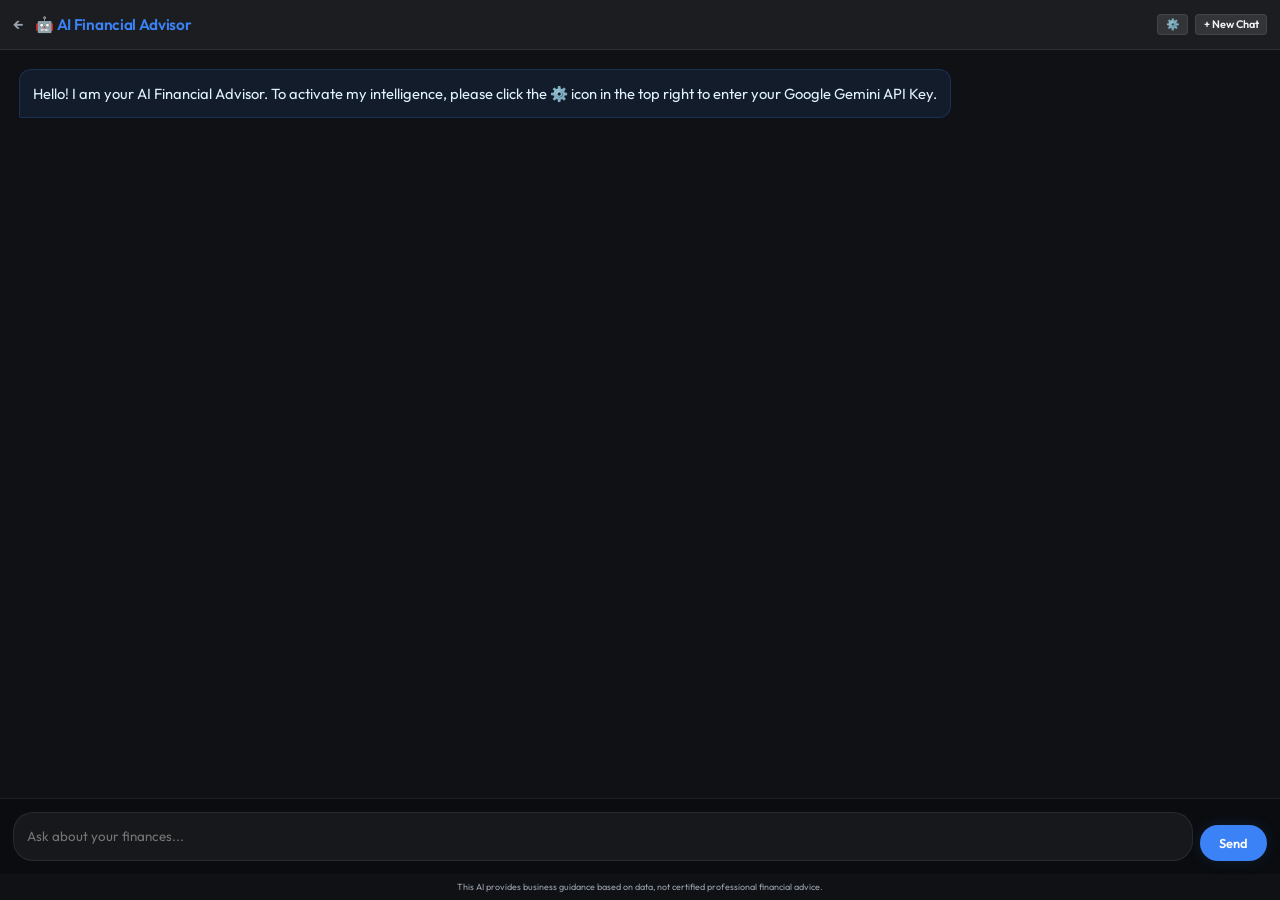
<file: ai_chat.html>
<!DOCTYPE html>
<html lang="en">
<head>
    <meta charset="UTF-8">
    <meta name="viewport" content="width=device-width, initial-scale=1.0">
    <title>Financial Guardian | AI Advisor</title>
    <link href="https://fonts.googleapis.com/css2?family=Outfit:wght@300;400;600;800&display=swap" rel="stylesheet">
    <link rel="stylesheet" href="style.css">
    <style>
        body { margin: 0; height: 100vh; display: flex; flex-direction: column; background: var(--bg-dark); }
        .chat-header {
            padding: 1rem;
            background: rgba(255, 255, 255, 0.05);
            border-bottom: 1px solid var(--panel-border);
            display: flex;
            justify-content: space-between;
            align-items: center;
        }
        .chat-header h1 { margin: 0; font-size: 1.2rem; color: var(--neon-blue); display: flex; align-items: center; gap: 0.5rem; }
        .chat-container { flex: 1; overflow-y: auto; padding: 1.5rem; display: flex; flex-direction: column; gap: 1rem; }
        
        .message { max-width: 85%; padding: 1rem; border-radius: 12px; line-height: 1.5; font-size: 1.15rem; }
        .message.ai {
            background: rgba(59, 130, 246, 0.1);
            border: 1px solid rgba(59, 130, 246, 0.2);
            align-self: flex-start;
            color: #e0f2fe;
            border-bottom-left-radius: 2px;
        }
        .message.user {
            background: rgba(16, 185, 129, 0.15);
            border: 1px solid rgba(16, 185, 129, 0.3);
            align-self: flex-end;
            color: #fff;
            border-bottom-right-radius: 2px;
        }
        .message h3 { margin-top: 0; color: var(--neon-blue); font-size: 1.25rem; }
        .message ul { padding-left: 1.2rem; margin: 0.5rem 0; }
        .message li { margin-bottom: 0.5rem; }

        .thinking-box {
            background: rgba(0,0,0,0.3);
            border: 1px dashed rgba(255,255,255,0.2);
            padding: 0.8rem;
            border-radius: 8px;
            font-size: 0.85rem;
            color: var(--text-muted);
            margin-bottom: 1rem;
            display: flex;
            align-items: center;
            gap: 0.5rem;
        }
        .spinner {
            width: 16px;
            height: 16px;
            border: 2px solid var(--text-muted);
            border-top-color: transparent;
            border-radius: 50%;
            animation: spin 1s linear infinite;
        }
        @keyframes spin { to { transform: rotate(360deg); } }

        .input-area {
            padding: 1rem;
            background: rgba(0, 0, 0, 0.3);
            border-top: 1px solid var(--panel-border);
            display: flex;
            gap: 0.5rem;
        }
        .input-area input {
            flex: 1;
            background: rgba(255,255,255,0.05);
            border: 1px solid var(--panel-border);
            padding: 0.8rem 1rem;
            border-radius: 20px;
            color: #fff;
            font-family: inherit;
        }
        .input-area input:focus { outline: none; border-color: var(--neon-blue); }
        .disclaimer { text-align: center; font-size: 0.7rem; color: var(--text-muted); padding: 0.5rem; }
    </style>
</head>
<body>

    <div class="chat-header">
        <h1><a href="index.html" style="text-decoration: none; color: var(--text-muted); margin-right: 0.5rem;">←</a> 🤖 AI Financial Advisor</h1>
        <div style="display: flex; gap: 0.5rem;">
            <button onclick="openApiKeyModal()" class="btn-icon" style="background: rgba(255,255,255,0.1); font-size: 0.85rem;" title="API Key Settings">⚙️</button>
            <button onclick="startNewChat()" class="btn-icon" style="background: rgba(255,255,255,0.1); font-size: 0.85rem;">+ New Chat</button>
        </div>
    </div>

    <div class="chat-container" id="chatBox">
        <!-- Messages injected here -->
    </div>

    <div class="input-area">
        <input type="text" id="chatInput" placeholder="Ask about your finances..." onkeypress="handleEnter(event)">
        <button onclick="sendMessage()" class="btn-primary" style="background: var(--neon-blue); padding: 0.8rem 1.5rem; border-radius: 20px; width: auto; flex: 0 0 auto;">Send</button>
    </div>
    <div class="disclaimer">This AI provides business guidance based on data, not certified professional financial advice.</div>

    <!-- API Key Modal -->
    <div id="apiKeyModal" class="overlay" style="display:none; z-index: 3000;">
        <div class="modal glass-panel" style="max-width:450px; position:relative;">
            <button class="modal-close" onclick="document.getElementById('apiKeyModal').style.display='none'">&#215;</button>
            <h2 style="color:var(--neon-blue); margin-bottom:1rem;">Gemini AI Setup</h2>
            <p style="font-size:0.9rem; color:var(--text-muted); margin-bottom:1rem;">To use the real AI, enter your free Google Gemini API Key. Your key is stored securely in your browser and never sent anywhere else.</p>
            <input type="text" id="geminiApiKeyInput" placeholder="AIzaSy..." style="width:100%; padding:0.8rem; border-radius:6px; border:1px solid var(--panel-border); background:rgba(0,0,0,0.3); color:#fff; margin-bottom:1rem;">
            <div class="modal-actions" style="display:flex; flex-direction:column; gap:0.5rem;">
                <div style="display:flex; gap:1rem; width: 100%;">
                    <button class="btn-primary" onclick="saveApiKey()" style="background:var(--neon-blue); flex:1;">Save Key</button>
                    <a href="https://aistudio.google.com/app/apikey" target="_blank" style="flex:1; text-align:center; padding:0.8rem; background:rgba(255,255,255,0.1); border-radius:6px; color:#fff; text-decoration:none; font-weight:600; font-size: 0.9rem;">Get Free Key</a>
                </div>
                <button onclick="removeApiKey()" style="width:100%; padding: 0.8rem; border-radius: 6px; font-weight: 600; background: transparent; border: 1px solid var(--neon-red); color: var(--neon-red); cursor: pointer; transition: 0.2s;">Remove API Key</button>
            </div>
        </div>
    </div>

    <script src="shared.js"></script>
    <script>
        const chatBox = document.getElementById('chatBox');
        const input = document.getElementById('chatInput');
        let chatHistory = JSON.parse(localStorage.getItem('fg_ai_chat_real')) || [];
        
        function getApiKey() {
            return localStorage.getItem('fg_gemini_key') || '';
        }

        function openApiKeyModal() {
            document.getElementById('geminiApiKeyInput').value = getApiKey();
            document.getElementById('apiKeyModal').style.display = 'flex';
        }

        function saveApiKey() {
            const key = document.getElementById('geminiApiKeyInput').value.trim();
            if(key) {
                localStorage.setItem('fg_gemini_key', key);
                document.getElementById('apiKeyModal').style.display = 'none';
                if(chatHistory.length === 0) initiateAnalysis();
            } else {
                alert("Please enter a valid API key.");
            }
        }

        function removeApiKey() {
            if(confirm("Are you sure you want to remove your API Key? You will need to enter it again to use the AI.")) {
                localStorage.removeItem('fg_gemini_key');
                document.getElementById('geminiApiKeyInput').value = '';
                document.getElementById('apiKeyModal').style.display = 'none';
            }
        }

        function renderChat() {
            chatBox.innerHTML = '';
            if (!getApiKey()) {
                appendMessageUI('ai', "Hello! I am your AI Financial Advisor. To activate my intelligence, please click the ⚙️ icon in the top right to enter your Google Gemini API Key.");
            } else if (chatHistory.length === 0) {
                initiateAnalysis();
            } else {
                chatHistory.forEach(msg => appendMessageUI(msg.role, msg.content));
                scrollToBottom();
            }
        }

        function appendMessageUI(role, content) {
            const div = document.createElement('div');
            div.className = 'message ' + role;
            // Basic markdown bold replacement for formatting
            div.innerHTML = content.replace(/\*\*(.*?)\*\*/g, '<strong></strong>').replace(/\n/g, '<br>');
            chatBox.appendChild(div);
            scrollToBottom();
        }

        function scrollToBottom() {
            chatBox.scrollTop = chatBox.scrollHeight;
        }

        function saveChat() {
            localStorage.setItem('fg_ai_chat_real', JSON.stringify(chatHistory));
        }

        function startNewChat() {
            if (confirm("Clear current conversation and start fresh?")) {
                chatHistory = [];
                saveChat();
                renderChat();
            }
        }

        function handleEnter(e) {
            if (e.key === 'Enter') sendMessage();
        }

        function getFinancialContext() {
            const transactions = JSON.parse(localStorage.getItem('fg_transactions')) || [];
            if(transactions.length === 0) return "The user has no recorded transactions yet.";
            
            let totalRev = 0, totalExp = 0;
            transactions.forEach(t => {
                if (t.type === 'revenue' || (t.type === 'pending' && t.status === 'received')) totalRev += t.amount;
                if (t.type === 'expense' || (t.type === 'futurepay' && t.status === 'paid')) totalExp += t.amount;
            });
            const net = totalRev - totalExp;
            return "Current Financial Status: Total Revenue = ₹" + totalRev + ", Total Expenses = ₹" + totalExp + ", Net Balance = ₹" + net + ".";
        }

        async function fetchGeminiResponse(userPrompt, showThinking = true) {
            const apiKey = getApiKey();
            if (!apiKey) {
                openApiKeyModal();
                return;
            }

            let thinkingId = 'think-' + Date.now();
            if (showThinking) {
                const thinkDiv = document.createElement('div');
                thinkDiv.id = thinkingId;
                thinkDiv.className = 'thinking-box';
                thinkDiv.innerHTML = '<div class="spinner"></div> <span>AI is analyzing data and thinking...</span>';
                chatBox.appendChild(thinkDiv);
                scrollToBottom();
            }

            const context = getFinancialContext();
            
            // Build conversation history for Gemini API
            let contents = [
                {
                    "role": "user",
                    "parts": [{"text": "You are a professional AI Financial Advisor for the 'Financial Guardian' app. You provide short, strategic, and practical business advice. Format with bullet points where necessary. Here is my data context: " + context}]
                },
                {
                    "role": "model",
                    "parts": [{"text": "Understood. I will act as a professional financial advisor and use your financial data to provide strategic, concise advice."}]
                }
            ];

            // Add previous history
            chatHistory.forEach(msg => {
                contents.push({
                    "role": msg.role === 'ai' ? 'model' : 'user',
                    "parts": [{"text": msg.rawContent || msg.content}]
                });
            });

            // Add current prompt if it exists (for new messages)
            if (userPrompt) {
                contents.push({
                    "role": "user",
                    "parts": [{"text": userPrompt}]
                });
            }

            try {
                const response = await fetch('https://generativelanguage.googleapis.com/v1beta/models/gemini-3.6-flash:generateContent?key=' + apiKey, {
                    method: 'POST',
                    headers: { 'Content-Type': 'application/json' },
                    body: JSON.stringify({ contents: contents })
                });

                if (!response.ok) {
                    const errData = await response.json();
                    throw new Error(errData.error?.message || "Unknown API Error");
                }

                const data = await response.json();
                const aiText = data.candidates[0].content.parts[0].text;

                if (showThinking) document.getElementById(thinkingId).remove();
                
                chatHistory.push({ role: 'ai', content: aiText, rawContent: aiText });
                appendMessageUI('ai', aiText);
                saveChat();

            } catch (err) {
                console.error("Gemini API Error:", err);
                if (showThinking) document.getElementById(thinkingId).remove();
                
                let errMsg = `⚠️ Error connecting to Gemini AI: <strong>${err.message}</strong>.`;
                
                // Diagnostic: Fetch available models
                try {
                    const modelRes = await fetch('https://generativelanguage.googleapis.com/v1beta/models?key=' + apiKey);
                    const modelData = await modelRes.json();
                    if(modelData.models) {
                        const available = modelData.models.map(m => m.name.replace('models/','')).join(', ');
                        errMsg += `<br><br><em>Diagnostic Info: Your API key only has access to these models: <strong>${available}</strong></em>`;
                    }
                } catch(e) { }

                appendMessageUI('ai', errMsg);
            }
        }

        function sendMessage() {
            const text = input.value.trim();
            if (!text || !getApiKey()) {
                if(!getApiKey()) openApiKeyModal();
                return;
            }
            
            chatHistory.push({ role: 'user', content: text, rawContent: text });
            appendMessageUI('user', text);
            input.value = '';
            saveChat();

            fetchGeminiResponse(null, true);
        }

        function initiateAnalysis() {
            fetchGeminiResponse("Hello! Please analyze my current financial status and give me a brief assessment of whether I am in profit or loss, and suggest 2 immediate actionable steps I can take to improve my business health.", true);
        }

        window.onload = () => {
            applySharedFontSize();
            renderChat();
        };
    </script>
</body>
</html>
</file>
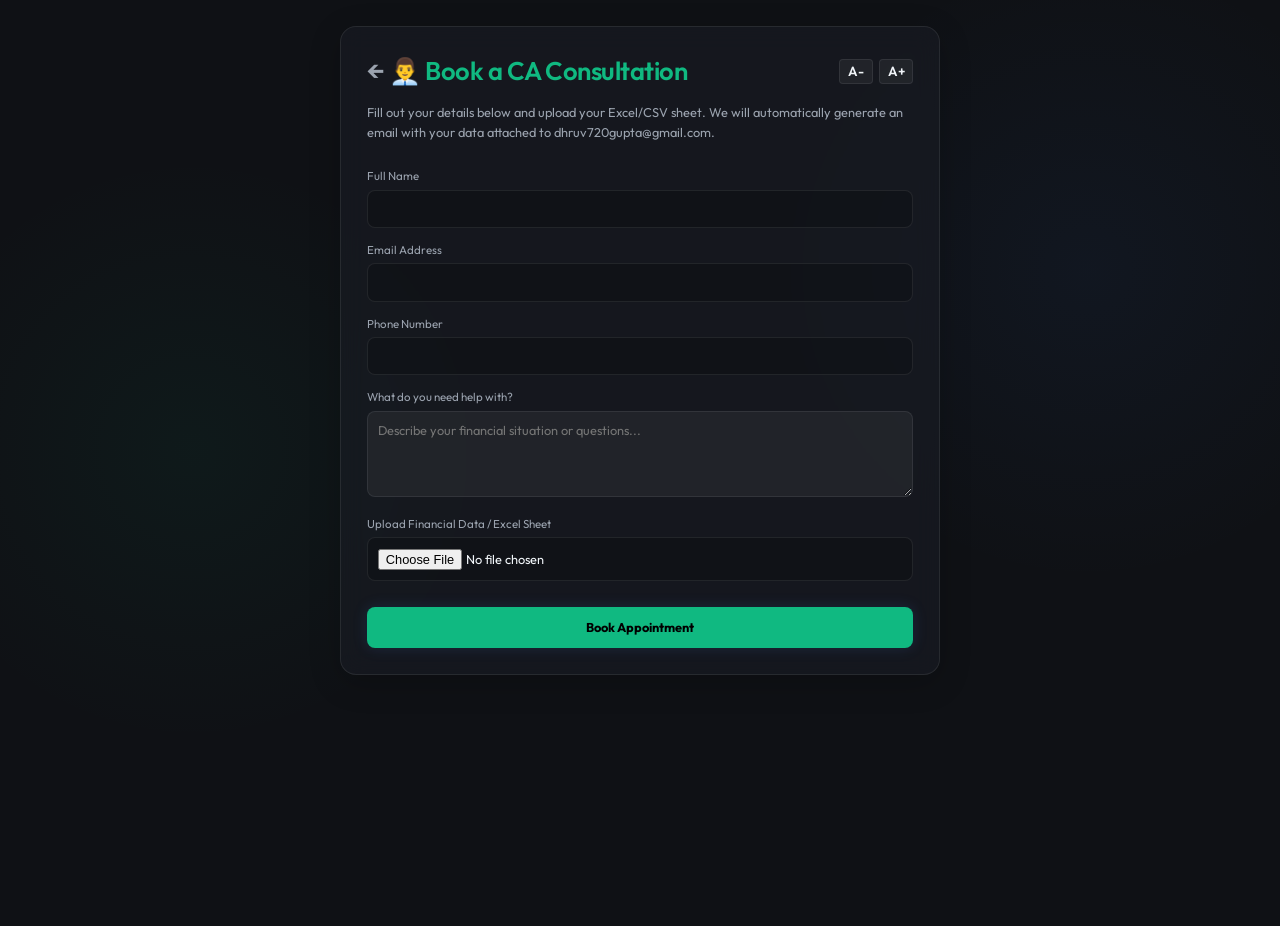
<file: ca_booking.html>
<!DOCTYPE html>
<html lang="en">
<head>
    <meta charset="UTF-8">
    <meta name="viewport" content="width=device-width, initial-scale=1.0">
    <title>Financial Guardian | CA Booking</title>
    <link href="https://fonts.googleapis.com/css2?family=Outfit:wght@300;400;600;800&display=swap" rel="stylesheet">
    <link rel="stylesheet" href="style.css">
    <style>
        .container { max-width: 600px; margin: 2rem auto; padding: 2rem; }
    </style>
</head>
<body>
    <div class="container glass-panel">
        <div style="display: flex; justify-content: space-between; align-items: center; margin-bottom: 2rem;">
            <h1 style="color: var(--neon-green); display: flex; align-items: center; margin: 0;"><a href="index.html" style="text-decoration: none; color: var(--text-muted); margin-right: 0.5rem;">←</a> 👨‍💼 Book a CA Consultation</h1>
            <div style="display: flex; gap: 0.5rem;">
                <button id="decreaseFont" class="btn-icon" aria-label="Decrease Font Size" style="background: rgba(255,255,255,0.05); padding: 0.3rem 0.6rem; border-radius: 4px;">A-</button>
                <button id="increaseFont" class="btn-icon" aria-label="Increase Font Size" style="background: rgba(255,255,255,0.05); padding: 0.3rem 0.6rem; border-radius: 4px;">A+</button>
            </div>
        </div>
        <p style="color: var(--text-muted); margin-bottom: 2rem; line-height: 1.5; margin-top: -1rem;">Fill out your details below and upload your Excel/CSV sheet. We will automatically generate an email with your data attached to dhruv720gupta@gmail.com.</p>
        
        <form id="caForm" onsubmit="handleBooking(event)">
            <div class="form-group">
                <label>Full Name</label>
                <input type="text" id="caName" required>
            </div>
            <div class="form-group">
                <label>Email Address</label>
                <input type="email" id="caEmail" required>
            </div>
            <div class="form-group">
                <label>Phone Number</label>
                <input type="tel" id="caPhone" required>
            </div>
            <div class="form-group">
                <label>What do you need help with?</label>
                <textarea id="caHelp" rows="4" required placeholder="Describe your financial situation or questions..." style="width: 100%; box-sizing: border-box; background: rgba(255,255,255,0.05); border: 1px solid var(--panel-border); border-radius: 8px; color: #fff; padding: 0.8rem; font-family: inherit; font-size: 1rem;"></textarea>
            </div>
            <div class="form-group">
                <label>Upload Financial Data / Excel Sheet</label>
                <input type="file" id="caFile" accept=".csv, .xlsx, .xls">
                <small id="shareNote" style="color: var(--neon-blue); display: none; margin-top: 0.5rem;">Device supports auto-attachment!</small>
            </div>
            
            <button type="submit" class="btn-primary" style="background: var(--neon-green); color: #000; width: 100%; margin-top: 1rem; font-weight: bold; padding: 1rem;">Book Appointment</button>
        </form>
    </div>

    <!-- Payment Modal -->
    <div id="caPaymentModal" class="overlay" style="display:none; z-index: 3000;">
        <div class="modal glass-panel" style="max-width:500px; position:relative;">
            <button class="modal-close" onclick="document.getElementById('caPaymentModal').style.display='none'">&#215;</button>
            <h2 style="color:var(--neon-green); margin-bottom:1rem;">Premium CA Counseling</h2>
            <p style="font-size:0.9rem; color:var(--text-muted); margin-bottom:1.5rem;">Please select a counseling package and complete the payment to finalize your booking.</p>
            
            <div style="display:flex; flex-direction:column; gap:1rem; margin-bottom: 2rem;">
                <label style="display:flex; align-items:center; padding: 1rem; border: 1px solid var(--neon-blue); border-radius: 8px; cursor: pointer; background: rgba(59, 130, 246, 0.1);">
                    <input type="radio" name="caPackage" value="1session" checked style="margin-right: 1rem; transform: scale(1.2);">
                    <div style="flex:1;">
                        <div style="font-weight: 600; font-size: 1.1rem;">One-Time Counseling Session</div>
                        <div style="font-size: 0.85rem; color: var(--text-muted); margin-top: 0.2rem;">Single comprehensive review of your data.</div>
                    </div>
                    <div style="font-weight: 800; font-size: 1.2rem; color: var(--neon-blue);">₹399</div>
                </label>

                <label style="display:flex; align-items:center; padding: 1rem; border: 1px solid var(--neon-green); border-radius: 8px; cursor: pointer; background: rgba(16, 185, 129, 0.1);">
                    <input type="radio" name="caPackage" value="2session" style="margin-right: 1rem; transform: scale(1.2);">
                    <div style="flex:1;">
                        <div style="font-weight: 600; font-size: 1.1rem; color: var(--neon-green);">Two Consecutive Sessions</div>
                        <div style="font-size: 0.85rem; color: var(--text-muted); margin-top: 0.2rem;">In-depth review + follow-up session.</div>
                    </div>
                    <div style="font-weight: 800; font-size: 1.2rem; color: var(--neon-green);">₹699</div>
                </label>
            </div>

            <div class="modal-actions" style="display:flex; flex-direction:column; gap:0.8rem;">
                <button class="btn-primary" onclick="proceedToPayment()" style="background:var(--neon-green); color:#000; font-weight: bold; width: 100%;">Pay via Razorpay</button>
                <button class="btn-primary" id="confirmPayBtn" onclick="finalizeBookingAndEmail()" style="display:none; background:var(--neon-blue); font-weight: bold; width: 100%;">I have completed the payment (Send Mail)</button>
            </div>
        </div>
    </div>

    <script src="shared.js"></script>
    <script>
        window.onload = () => {
            applySharedFontSize();
            if (navigator.canShare) {
                document.getElementById('shareNote').style.display = 'block';
            }
        };

        function handleBooking(e) {
            e.preventDefault();
            // Show the payment modal before sending
            document.getElementById('caPaymentModal').style.display = 'flex';
        }

        function proceedToPayment() {
            const selectedPackage = document.querySelector('input[name="caPackage"]:checked').value;
            
            // NOTE TO USER: REPLACE THESE LINKS WITH YOUR ACTUAL RAZORPAY PAYMENT PAGE LINKS!
            let razorpayLink = "";
            if(selectedPackage === "1session") {
                razorpayLink = "https://rzp.io/rzp/3dbijQMD"; // Real 399 link
            } else {
                razorpayLink = "https://rzp.io/rzp/tiRnBq9"; // Real 699 link
            }
            
            // Open razorpay in a new tab
            window.open(razorpayLink, '_blank');
            
            // Reveal the confirmation button
            document.getElementById('confirmPayBtn').style.display = 'block';
        }

        async function finalizeBookingAndEmail() {
            document.getElementById('caPaymentModal').style.display = 'none';

            const name = document.getElementById('caName').value;
            const email = document.getElementById('caEmail').value;
            const phone = document.getElementById('caPhone').value;
            const helpText = document.getElementById('caHelp').value;
            const selectedPackage = document.querySelector('input[name="caPackage"]:checked').value;
            const pkgName = selectedPackage === "1session" ? "One-Time Session (₹399)" : "Two Consecutive Sessions (₹699)";
            
            const fileInput = document.getElementById('caFile');
            const file = fileInput.files[0];
            
            const subject = "CA Appointment Request (" + pkgName + "): " + name;
            const body = "Hello,\n\nI have completed the payment and would like to book my CA consultation.\n\nPackage: " + pkgName + "\nName: " + name + "\nEmail: " + email + "\nPhone: " + phone + "\n\nMy Request:\n" + helpText;
            
            if (file && navigator.canShare && navigator.canShare({ files: [file] })) {
                try {
                    await navigator.share({
                        files: [file],
                        title: subject,
                        text: body + "\n\n(See attached financial data sheet)"
                    });
                    return; 
                } catch (err) {
                    console.log("Share API failed or cancelled", err);
                }
            }
            
            let mailtoUrl = "mailto:dhruv720gupta@gmail.com?subject=" + encodeURIComponent(subject) + "&body=" + encodeURIComponent(body);
            if (file) {
                mailtoUrl += encodeURIComponent("\n\n(NOTE: I tried to upload '" + file.name + "', but my browser blocked the attachment. I will send it in a follow-up!)");
                alert("Your email client will now open. Please manually attach your file (" + file.name + ") to the email before sending!");
            }
            window.location.href = mailtoUrl;
        }
    </script>
</body>
</html>
</file>
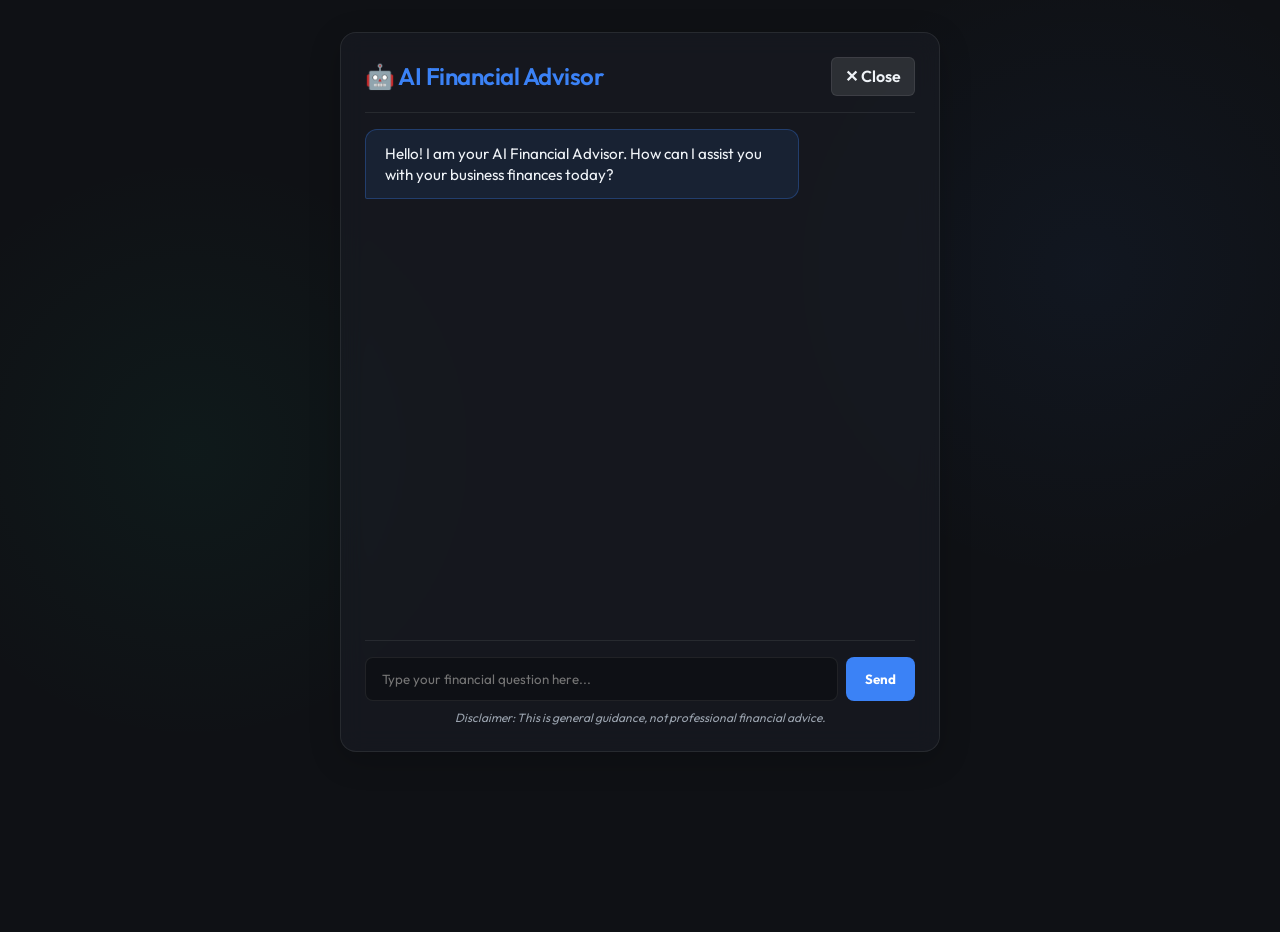
<file: chatbot.html>
<!DOCTYPE html>
<html lang="en">
<head>
    <meta charset="UTF-8">
    <meta name="viewport" content="width=device-width, initial-scale=1.0">
    <title>Financial Guardian | AI Assistant</title>
    <link rel="preconnect" href="https://fonts.googleapis.com">
    <link rel="preconnect" href="https://fonts.gstatic.com" crossorigin>
    <link href="https://fonts.googleapis.com/css2?family=Outfit:wght@300;400;600;800&display=swap" rel="stylesheet">
    <link rel="stylesheet" href="style.css">
    <style>
        .chat-container {
            max-width: 600px;
            margin: 2rem auto;
            display: flex;
            flex-direction: column;
            height: 80vh;
        }
        .chat-header {
            display: flex;
            align-items: center;
            justify-content: space-between;
            padding-bottom: 1rem;
            border-bottom: 1px solid var(--panel-border);
            margin-bottom: 1rem;
        }
        .chat-header h1 {
            font-size: 1.5rem;
            color: var(--neon-blue);
            margin: 0;
            display: flex;
            align-items: center;
            gap: 0.5rem;
        }
        .chat-messages {
            flex: 1;
            overflow-y: auto;
            display: flex;
            flex-direction: column;
            gap: 1rem;
            padding-right: 0.5rem;
        }
        .chat-message {
            max-width: 80%;
            padding: 0.8rem 1.2rem;
            border-radius: 12px;
            font-size: 0.95rem;
            line-height: 1.4;
        }
        .message-ai {
            align-self: flex-start;
            background: rgba(59, 130, 246, 0.1);
            border: 1px solid rgba(59, 130, 246, 0.3);
            color: var(--text-main);
            border-bottom-left-radius: 2px;
        }
        .message-user {
            align-self: flex-end;
            background: var(--neon-blue);
            color: #fff;
            border-bottom-right-radius: 2px;
        }
        .chat-input-area {
            display: flex;
            gap: 0.5rem;
            margin-top: 1rem;
            padding-top: 1rem;
            border-top: 1px solid var(--panel-border);
        }
        .chat-input {
            flex: 1;
            background: rgba(0,0,0,0.3);
            border: 1px solid var(--panel-border);
            color: #fff;
            padding: 0.8rem 1rem;
            border-radius: 8px;
            font-family: inherit;
            outline: none;
            transition: border-color 0.2s;
        }
        .chat-input:focus {
            border-color: var(--neon-blue);
        }
        .btn-send {
            background: var(--neon-blue);
            color: #fff;
            border: none;
            padding: 0 1.2rem;
            border-radius: 8px;
            font-weight: bold;
            cursor: pointer;
            transition: all 0.2s;
        }
        .btn-send:hover {
            transform: translateY(-2px);
            box-shadow: 0 4px 10px rgba(59, 130, 246, 0.4);
        }
        .disclaimer {
            text-align: center;
            font-size: 0.75rem;
            color: var(--text-muted);
            margin-top: 0.5rem;
            font-style: italic;
        }
    </style>
</head>
<body>
    <div class="chat-container glass-panel">
        <div class="chat-header">
            <h1>🤖 AI Financial Advisor</h1>
            <a href="index.html" class="btn-icon" style="text-decoration: none; padding: 0.4rem 0.8rem; background: rgba(255,255,255,0.1); border-radius: 6px;">✕ Close</a>
        </div>
        
        <div class="chat-messages" id="chatMessages">
            <div class="chat-message message-ai">
                Hello! I am your AI Financial Advisor. How can I assist you with your business finances today?
            </div>
        </div>
        
        <div class="chat-input-area">
            <input type="text" id="chatInput" class="chat-input" placeholder="Type your financial question here..." onkeypress="handleKeyPress(event)">
            <button class="btn-send" onclick="sendMessage()">Send</button>
        </div>
        <div class="disclaimer">
            Disclaimer: This is general guidance, not professional financial advice.
        </div>
    </div>

    <script>
        function sendMessage() {
            const input = document.getElementById('chatInput');
            const message = input.value.trim();
            if (!message) return;
            
            const messagesContainer = document.getElementById('chatMessages');
            
            // Add user message
            const userDiv = document.createElement('div');
            userDiv.className = 'chat-message message-user';
            userDiv.textContent = message;
            messagesContainer.appendChild(userDiv);
            
            input.value = '';
            messagesContainer.scrollTop = messagesContainer.scrollHeight;
            
            // Simulate AI typing and response
            setTimeout(() => {
                const aiDiv = document.createElement('div');
                aiDiv.className = 'chat-message message-ai';
                aiDiv.textContent = "I'm a demo AI. In a full version, I would analyze your ledger and provide specific financial advice on: " + message;
                messagesContainer.appendChild(aiDiv);
                messagesContainer.scrollTop = messagesContainer.scrollHeight;
            }, 800);
        }
        
        function handleKeyPress(event) {
            if (event.key === 'Enter') {
                sendMessage();
            }
        }
    </script>
</body>
</html>
</file>
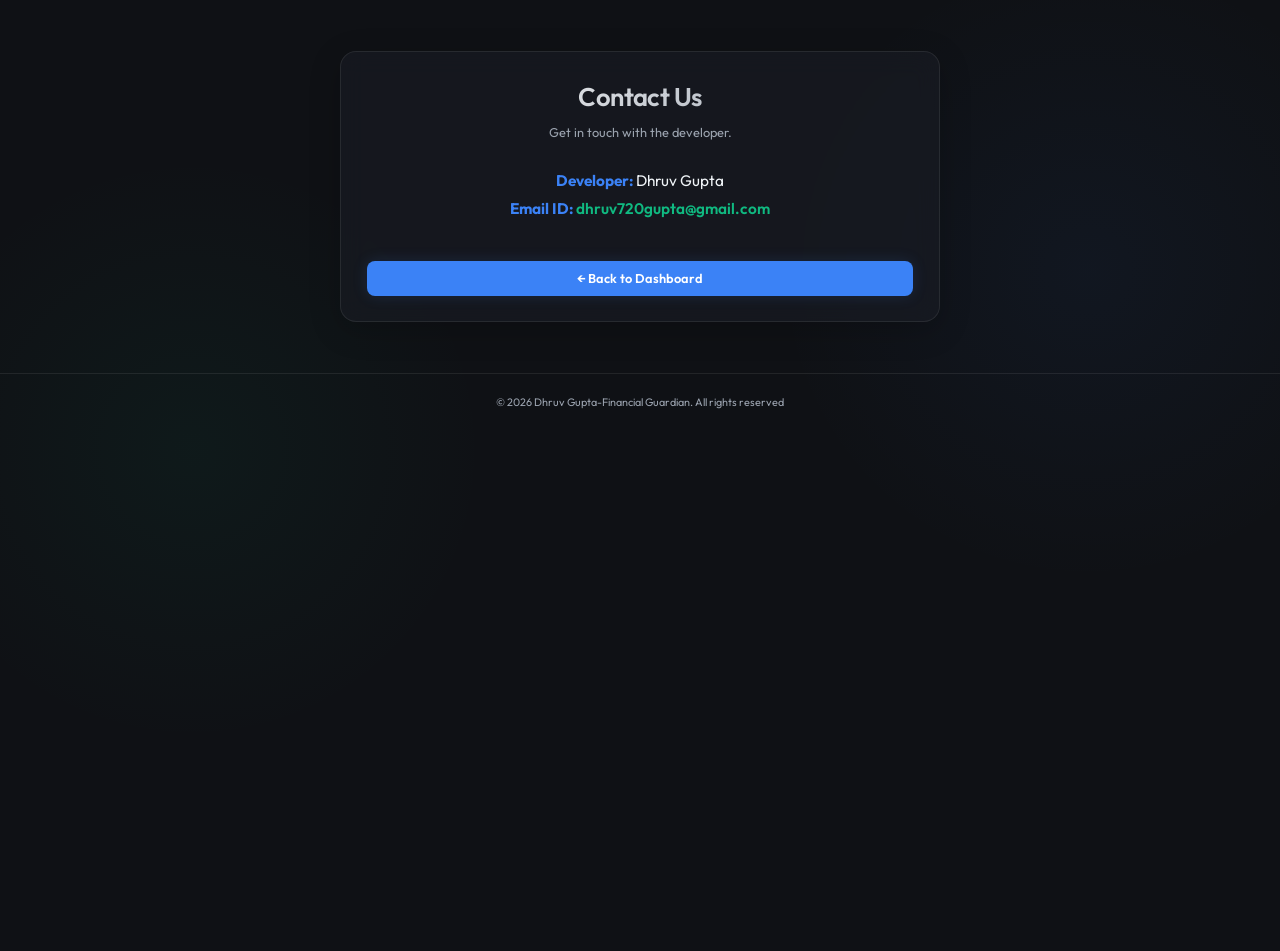
<file: contact.html>
<!DOCTYPE html>
<html lang="en">
<head>
    <meta charset="UTF-8">
    <meta name="viewport" content="width=device-width, initial-scale=1.0">
    <title>Financial Guardian | Contact Us</title>
    <link rel="preconnect" href="https://fonts.googleapis.com">
    <link rel="preconnect" href="https://fonts.gstatic.com" crossorigin>
    <link href="https://fonts.googleapis.com/css2?family=Outfit:wght@300;400;600;800&display=swap" rel="stylesheet">
    <link rel="stylesheet" href="style.css">
    <style>
        .contact-container {
            max-width: 600px;
            margin: 4rem auto;
            padding: 2rem;
            text-align: center;
        }
        .contact-header {
            margin-bottom: 2rem;
        }
        .contact-header h1 {
            font-size: 2rem;
            background: linear-gradient(135deg, #fff, #9ba3af);
            -webkit-background-clip: text;
            -webkit-text-fill-color: transparent;
        }
        .dev-info {
            font-size: 1.2rem;
            margin: 1.5rem 0;
            line-height: 1.8;
        }
        .dev-info strong {
            color: var(--neon-blue);
        }
        .email-link {
            color: var(--neon-green);
            text-decoration: none;
            font-weight: 600;
        }
        .email-link:hover {
            text-decoration: underline;
        }
        .app-footer {
            text-align: center;
            padding: 1.5rem;
            margin-top: 3rem;
            color: var(--text-muted);
            font-size: 0.85rem;
            border-top: 1px solid var(--panel-border);
        }
    </style>
</head>
<body>
    <div class="contact-container glass-panel">
        <div class="contact-header">
            <h1>Contact Us</h1>
            <p style="color: var(--text-muted);">Get in touch with the developer.</p>
        </div>
        
        <div class="dev-info">
            <p><strong>Developer:</strong> Dhruv Gupta</p>
            <p><strong>Email ID:</strong> <a href="mailto:dhruv720gupta@gmail.com" class="email-link">dhruv720gupta@gmail.com</a></p>
        </div>

        <div style="margin-top: 2rem;">
            <a href="index.html" class="btn-primary" style="text-decoration: none; padding: 0.6rem 1.2rem; display: inline-block;">← Back to Dashboard</a>
        </div>
    </div>
    
    <footer class="app-footer">
        &copy; 2026 Dhruv Gupta-Financial Guardian. All rights reserved
    </footer>

    <script src="shared.js"></script>
    <script>applySharedFontSize();</script>
</body>
</html>
</file>
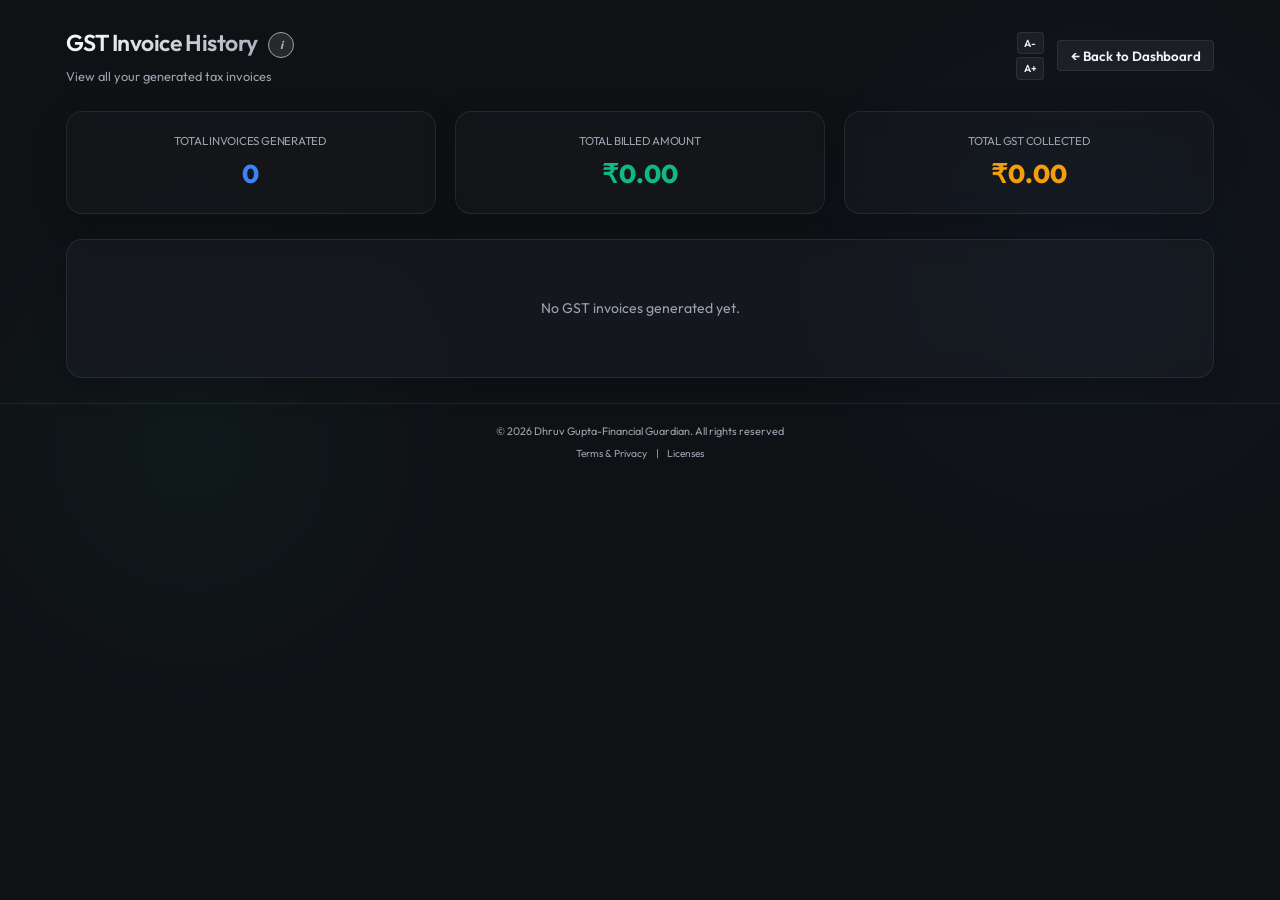
<file: gst_invoices.html>
<!DOCTYPE html>
<html lang="en">
<head>
    <meta charset="UTF-8">
    <meta name="viewport" content="width=device-width, initial-scale=1.0">
    <title>Financial Guardian | GST Invoices</title>
    <link rel="preconnect" href="https://fonts.googleapis.com">
    <link rel="preconnect" href="https://fonts.gstatic.com" crossorigin>
    <link href="https://fonts.googleapis.com/css2?family=Outfit:wght@300;400;600;800&display=swap" rel="stylesheet">
    <link rel="icon" type="image/jpeg" href="logo.jpg">
    <link rel="stylesheet" href="style.css">
    <style>
        .page-container { max-width: 1200px; margin: 0 auto; padding: 2rem; }
        .page-header { display: flex; align-items: center; justify-content: space-between; margin-bottom: 2rem; }
        .page-header h1 { font-size: 1.8rem; background: linear-gradient(135deg, #fff, #9ba3af); -webkit-background-clip: text; -webkit-text-fill-color: transparent; }
        
        .summary-grid { display: grid; grid-template-columns: repeat(auto-fit, minmax(250px, 1fr)); gap: 1.5rem; margin-bottom: 2rem; }
        .summary-card { padding: 1.5rem; border-radius: 16px; border: 1px solid var(--panel-border); background: rgba(255,255,255,0.02); text-align: center; }
        .summary-card h3 { color: var(--text-muted); font-size: 0.9rem; margin-bottom: 0.5rem; font-weight: 400; }
        .summary-card .value { font-size: 2rem; font-weight: 800; }
        .val-blue { color: var(--neon-blue); }
        .val-green { color: var(--neon-green); }

        table { width: 100%; border-collapse: collapse; margin-top: 1rem; }
        th, td { padding: 1rem; text-align: left; border-bottom: 1px solid var(--panel-border); font-size: 0.9rem; }
        th { color: var(--text-muted); font-weight: 600; font-size: 0.85rem; text-transform: uppercase; }
        tr:hover { background: rgba(255,255,255,0.02); }
        
        .empty-state { text-align: center; padding: 3rem; color: var(--text-muted); font-size: 1.1rem; }
    </style>
</head>
<body>
    <div class="page-container">
        <div class="page-header">
            <div>
                <h1>GST Invoice History <span id="gstHelpIcon" onclick="startGstTour()" class="help-icon" style="margin-left: 0.5rem;" title="Start Interactive Tour">i</span></h1>
                <p style="color: #9ba3af;">View all your generated tax invoices</p>
            </div>
            <div style="display: flex; gap: 1rem; align-items: center;">
                <div class="setting-group font-controls" style="display: flex; align-items: center; gap: 0.2rem;">
                    <button id="decreaseFont" class="btn-icon" aria-label="Decrease Font Size" style="padding: 0.3rem 0.5rem; font-size: 0.8rem;">A-</button>
                    <button id="increaseFont" class="btn-icon" aria-label="Increase Font Size" style="padding: 0.3rem 0.5rem; font-size: 0.8rem;">A+</button>
                </div>
                <button onclick="window.close(); window.location.href='index.html';" class="btn-icon" style="text-decoration: none; padding: 0.5rem 1rem;">← Back to Dashboard</button>
            </div>
        </div>

        <div class="summary-grid">
            <div class="summary-card glass-panel">
                <h3>Total Invoices Generated</h3>
                <div class="value val-blue" id="totalInvoicesCount">0</div>
            </div>
            <div class="summary-card glass-panel">
                <h3>Total Billed Amount</h3>
                <div class="value val-green" id="totalBilledDisplay">₹0.00</div>
            </div>
            <div class="summary-card glass-panel">
                <h3>Total GST Collected</h3>
                <div class="value" style="color: #f59e0b;" id="totalGstDisplay">₹0.00</div>
            </div>
        </div>

        <div class="history-actions" style="margin-bottom: 1rem; display: none; gap: 1rem;" id="bulkActions">
            <button class="btn-primary" onclick="bulkDownloadPdfs()" style="background: var(--neon-blue);">Bulk Download / Print</button>
            <button class="btn-danger" onclick="bulkDeleteInvoices()">Clear Selected</button>
        </div>

        <div class="glass-panel" style="overflow-x: auto;">
            <table id="gstTable">
                <thead>
                    <tr>
                        <th style="width: 40px;"><input type="checkbox" id="selectAllGst" onchange="toggleAllGst(this)"></th>
                        <th>Date</th>
                        <th>Invoice No</th>
                        <th>Buyer Name</th>
                        <th>Total Bill</th>
                        <th>Total GST</th>
                        <th style="text-align: center;">Download/View</th>
                        <th style="text-align: center;">Delete</th>
                    </tr>
                </thead>
                <tbody id="gstTableBody">
                    <!-- Populated by JS -->
                </tbody>
            </table>
            <div id="emptyState" class="empty-state" style="display: none;">
                No GST invoices generated yet.
            </div>
        </div>
    </div>

    <script src="translations.js"></script>
    <script src="shared.js"></script>
    <script>
        window.startGstTour = function() {
            startTour([
                { target: '.summary-grid', title: 'Dedicated GST Invoice History', desc: 'A complete overview of every tax invoice you have generated, automatically tracking Total Billed and Total Tax Collected.' },
                { target: '#gstTable', title: 'Invoice Database', desc: 'Quickly find any past invoice and instantly pull up the PDF.' }
            ]);
        };
        applySharedFontSize();


        const history = JSON.parse(localStorage.getItem('fg_gst_history')) || [];
        const tableBody = document.getElementById('gstTableBody');
        const emptyState = document.getElementById('emptyState');
        const gstTable = document.getElementById('gstTable');
        
        let totalCount = 0;
        let totalBilled = 0;
        let totalGst = 0;

        function formatMoneyView(amount) {
            return getCurrencySymbol(currentCurrencyCode) + amount.toLocaleString('en-IN', { minimumFractionDigits: 2, maximumFractionDigits: 2 });
        }

        if (history.length === 0) {
            gstTable.style.display = 'none';
            emptyState.style.display = 'block';
        } else {
            // Sort newest first
            history.sort((a, b) => new Date(b.date) - new Date(a.date));

            history.forEach(inv => {
                totalCount++;
                totalBilled += inv.grandTotal;
                totalGst += inv.totalTax;

                const tr = document.createElement('tr');
                const dateObj = new Date(inv.date);
                const dateStr = dateObj.toLocaleDateString('en-IN', { year:'numeric', month:'short', day:'numeric' });
                
                tr.innerHTML = `
                    <td><input type="checkbox" class="gst-row-checkbox" value="${inv.invoiceNo}" onchange="toggleGstBulkActions()"></td>
                    <td>${dateStr}</td>
                    <td><strong>${inv.invoiceNo}</strong></td>
                    <td>${inv.buyerName}</td>
                    <td style="color: var(--neon-green);">${formatMoneyView(inv.grandTotal)}</td>
                    <td style="color: #f59e0b;">${formatMoneyView(inv.totalTax)}</td>
                    <td style="text-align: center;">
                        <button class="btn-icon" style="padding: 0.4rem; background: transparent; color: var(--neon-blue); box-shadow: none; display: inline-flex; align-items: center; justify-content: center;" onclick="viewPdf('${inv.invoiceNo}')" title="Download PDF">
                            <svg xmlns="http://www.w3.org/2000/svg" width="18" height="18" viewBox="0 0 24 24" fill="none" stroke="currentColor" stroke-width="2" stroke-linecap="round" stroke-linejoin="round"><path d="M21 15v4a2 2 0 0 1-2 2H5a2 2 0 0 1-2-2v-4"></path><polyline points="7 10 12 15 17 10"></polyline><line x1="12" y1="15" x2="12" y2="3"></line></svg>
                        </button>
                    </td>
                    <td style="text-align: center;">
                        <button class="btn-icon" style="padding: 0.4rem; background: transparent; color: var(--neon-red); box-shadow: none; display: inline-flex; align-items: center; justify-content: center;" onclick="deleteInvoice('${inv.invoiceNo}')" title="Delete Invoice">
                            <svg xmlns="http://www.w3.org/2000/svg" width="18" height="18" viewBox="0 0 24 24" fill="none" stroke="currentColor" stroke-width="2" stroke-linecap="round" stroke-linejoin="round"><polyline points="3 6 5 6 21 6"></polyline><path d="M19 6v14a2 2 0 0 1-2 2H7a2 2 0 0 1-2-2V6m3 0V4a2 2 0 0 1 2-2h4a2 2 0 0 1 2 2v2"></path><line x1="10" y1="11" x2="10" y2="17"></line><line x1="14" y1="11" x2="14" y2="17"></line></svg>
                        </button>
                    </td>
                `;
                tableBody.appendChild(tr);
            });
        }

        document.getElementById('totalInvoicesCount').textContent = totalCount;
        document.getElementById('totalBilledDisplay').textContent = formatMoneyView(totalBilled);
        document.getElementById('totalGstDisplay').textContent = formatMoneyView(totalGst);

        function toggleAllGst(source) {
            const checkboxes = document.querySelectorAll('.gst-row-checkbox');
            checkboxes.forEach(cb => cb.checked = source.checked);
            toggleGstBulkActions();
        }

        function toggleGstBulkActions() {
            const anyChecked = document.querySelectorAll('.gst-row-checkbox:checked').length > 0;
            document.getElementById('bulkActions').style.display = anyChecked ? 'flex' : 'none';
        }

        function deleteInvoice(invoiceNo) {
            if (confirm("Are you sure you want to clear this invoice?")) {
                const newHistory = history.filter(h => h.invoiceNo !== invoiceNo);
                localStorage.setItem('fg_gst_history', JSON.stringify(newHistory));
                window.location.reload();
            }
        }

        function bulkDeleteInvoices() {
            if (confirm("Are you sure you want to clear ALL selected invoices?")) {
                const checked = Array.from(document.querySelectorAll('.gst-row-checkbox:checked')).map(cb => cb.value);
                const newHistory = history.filter(h => !checked.includes(h.invoiceNo));
                localStorage.setItem('fg_gst_history', JSON.stringify(newHistory));
                window.location.reload();
            }
        }

        function bulkDownloadPdfs() {
            if (typeof isProUser === 'function' && !isProUser()) {
                if (typeof showPaywall === 'function') showPaywall('Bulk PDF Download / Printing');
                return;
            }
            const checked = Array.from(document.querySelectorAll('.gst-row-checkbox:checked')).map(cb => cb.value);
            const selectedInvoices = history.filter(h => checked.includes(h.invoiceNo) && h.htmlContent);
            
            if (selectedInvoices.length === 0) {
                alert("No compatible invoices selected (older invoices without HTML blueprints cannot be bulk downloaded).");
                return;
            }

            let combinedHtml = '';
            selectedInvoices.forEach((inv, index) => {
                combinedHtml += `<div class="invoice-container">${inv.htmlContent}</div>`;
                if (index < selectedInvoices.length - 1) {
                    combinedHtml += `<div style="page-break-after: always;"></div>`; // Page break between invoices
                }
            });

            const printWin = window.open('', '_blank');
            printWin.document.write(`<html><head><title>Bulk GST Invoices</title>
            <link href="https://fonts.googleapis.com/css2?family=Outfit:wght@300;400;600;800&display=swap" rel="stylesheet">
            <style>
                body{font-family:'Outfit',sans-serif;padding:1.5rem;color:#111;background:#f8fafc;}
                h2{border-bottom:2px solid #111;padding-bottom:0.5rem;}
                table{width:100%;border-collapse:collapse;margin:1rem 0;}
                th,td{border:1px solid #ccc;padding:0.5rem;text-align:left;font-size:0.85rem;}
                th{background:#f3f4f6;}
                .invoice-container { background:#fff; padding:2rem; max-width:800px; margin: 2rem auto; box-shadow:0 4px 6px -1px rgba(0,0,0,0.1); border-radius: 8px; }
                @media print{ body{background:#fff;} .invoice-container{box-shadow:none;margin:0;padding:0;} @page{margin:0.5in;} .no-print{display:none;} }
            </style></head><body>
            <div class="no-print" style="text-align:center;margin-bottom:1rem;">
                <button onclick="window.print()" style="background:#3b82f6;color:#fff;border:none;padding:0.5rem 1rem;border-radius:4px;cursor:pointer;font-weight:bold;">Print / Save All as PDF</button>
            </div>
            ${combinedHtml}
            </body></html>`);
            printWin.document.close();
        }

        async function viewPdf(invoiceNo) {
            const historyItem = history.find(h => h.invoiceNo === invoiceNo);
            
            if (historyItem && historyItem.htmlContent) {
                const printWin = window.open('', '_blank');
                printWin.document.write(`<html><head><title>GST Invoice ${invoiceNo}</title>
                <link href="https://fonts.googleapis.com/css2?family=Outfit:wght@300;400;600;800&display=swap" rel="stylesheet">
                <style>
                    body{font-family:'Outfit',sans-serif;padding:1.5rem;color:#111;background:#f8fafc;}
                    h2{border-bottom:2px solid #111;padding-bottom:0.5rem;}
                    table{width:100%;border-collapse:collapse;margin:1rem 0;}
                    th,td{border:1px solid #ccc;padding:0.5rem;text-align:left;font-size:0.85rem;}
                    th{background:#f3f4f6;}
                    .invoice-container { background:#fff; padding:2rem; max-width:800px; margin: 2rem auto; box-shadow:0 4px 6px -1px rgba(0,0,0,0.1); border-radius: 8px; }
                    @media print{ body{background:#fff;} .invoice-container{box-shadow:none;margin:0;padding:0;} @page{margin:0.5in;} .no-print{display:none;} }
                </style></head><body>
                <div class="no-print" style="text-align:center;margin-bottom:1rem;">
                    <button onclick="window.print()" style="background:#3b82f6;color:#fff;border:none;padding:0.5rem 1rem;border-radius:4px;cursor:pointer;font-weight:bold;">Print / Save as PDF</button>
                </div>
                <div class="invoice-container">${historyItem.htmlContent}</div>
                </body></html>`);
                printWin.document.close();
                return;
            }

            // Fallback for older invoices created before the HTML blueprint update
            if (saveMode === 'custom') {
                try {
                    let dirHandle = null;
                    if (window.getDirectoryHandle) dirHandle = await window.getDirectoryHandle();
                    
                    if (!dirHandle) {
                        alert("This older invoice was saved to a custom folder, but the folder connection was lost. Please find the PDF manually on your computer.");
                        return;
                    }
                    
                    const permission = await dirHandle.queryPermission({ mode: 'read' });
                    if (permission !== 'granted') {
                        const requestPerm = await dirHandle.requestPermission({ mode: 'read' });
                        if (requestPerm !== 'granted') {
                            alert("Permission to read the folder was denied.");
                            return;
                        }
                    }

                    const pdfFilename = `${invoiceNo}.pdf`;
                    const fileHandle = await dirHandle.getFileHandle(pdfFilename);
                    const file = await fileHandle.getFile();
                    const blobUrl = URL.createObjectURL(file);
                    window.open(blobUrl, '_blank');
                    
                } catch (e) {
                    console.error(e);
                    alert("Could not find or open the PDF. It might have been moved or deleted from the folder.");
                }
            } else {
                alert("This older invoice was saved to your Downloads folder or printed. Please open it manually from your computer.");
            }
        }
    </script>
    <footer class="app-footer">
        <div>&copy; 2026 Dhruv Gupta-Financial Guardian. All rights reserved</div>
        <div style="margin-top: 0.5rem; font-size: 0.8rem;">
            <a href="legal.html" style="color: var(--text-muted); text-decoration: none; margin: 0 0.5rem;">Terms & Privacy</a> |
            <a href="legal.html" style="color: var(--text-muted); text-decoration: none; margin: 0 0.5rem;">Licenses</a>
        </div>
    </footer>
</body>
</html>
</file>
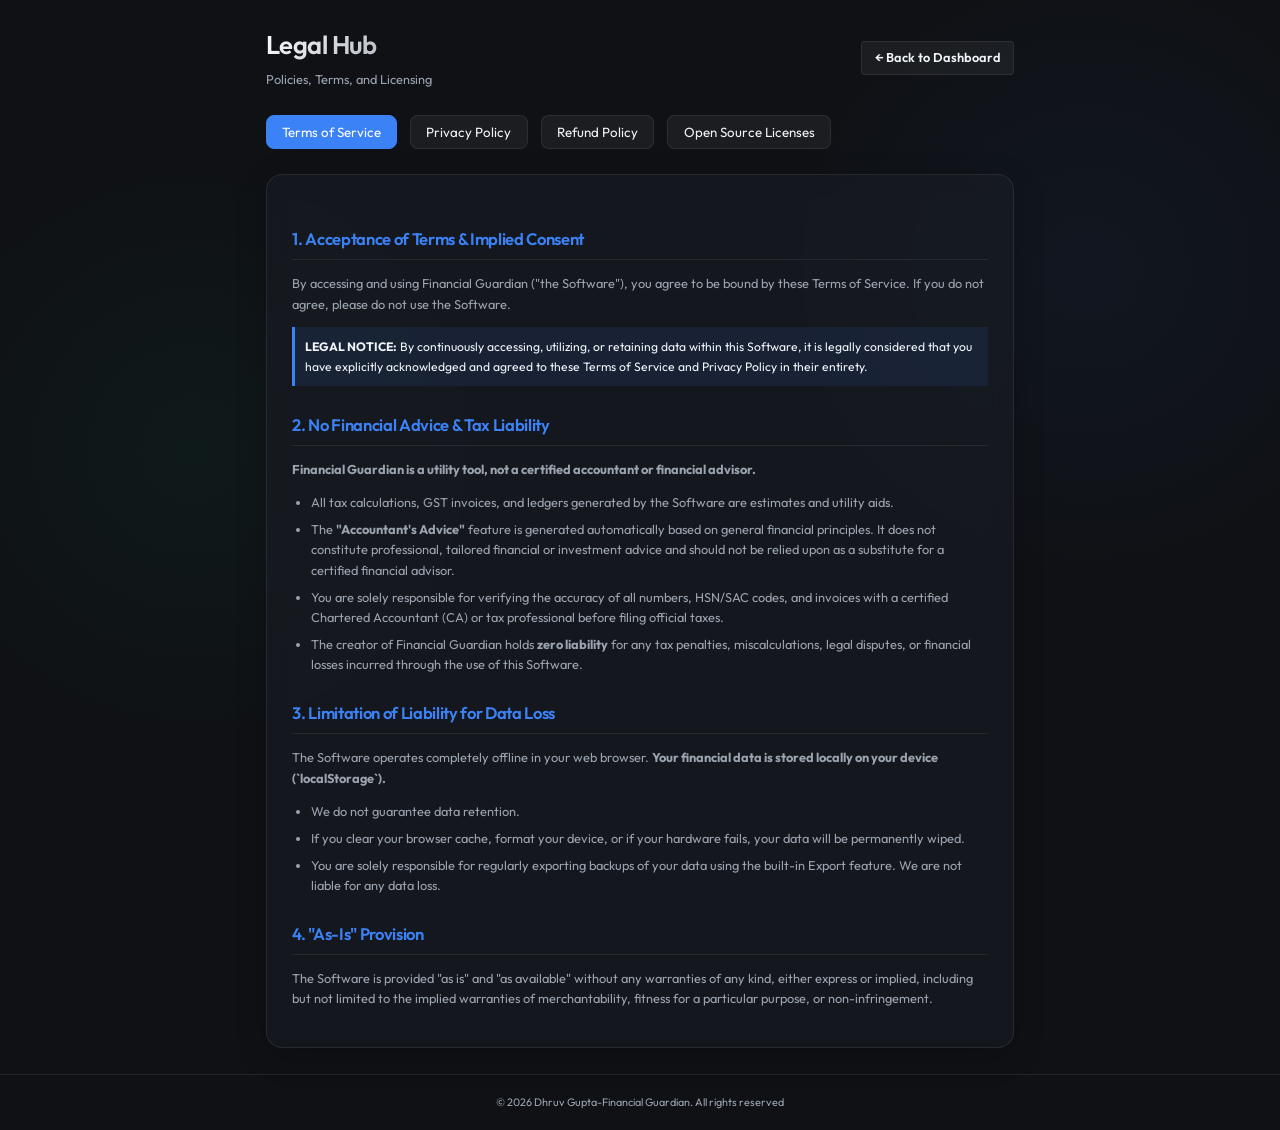
<file: legal.html>
<!DOCTYPE html>
<html lang="en">
<head>
    <meta charset="UTF-8">
    <meta name="viewport" content="width=device-width, initial-scale=1.0">
    <title>Financial Guardian | Legal Hub</title>
    <link rel="preconnect" href="https://fonts.googleapis.com">
    <link rel="preconnect" href="https://fonts.gstatic.com" crossorigin>
    <link href="https://fonts.googleapis.com/css2?family=Outfit:wght@300;400;600;800&display=swap" rel="stylesheet">
    <link rel="stylesheet" href="style.css">
    <style>
        .legal-container {
            max-width: 800px;
            margin: 0 auto;
            padding: 2rem;
        }
        .legal-header {
            display: flex;
            align-items: center;
            justify-content: space-between;
            margin-bottom: 2rem;
        }
        .legal-header h1 {
            font-size: 2rem;
            background: linear-gradient(135deg, #fff, #9ba3af);
            -webkit-background-clip: text;
            -webkit-text-fill-color: transparent;
        }
        .legal-tabs {
            display: flex;
            gap: 1rem;
            margin-bottom: 2rem;
            flex-wrap: wrap;
        }
        .tab-btn {
            background: rgba(255,255,255,0.05);
            border: 1px solid var(--panel-border);
            color: var(--text-main);
            padding: 0.6rem 1.2rem;
            border-radius: 8px;
            cursor: pointer;
            transition: all 0.3s;
            font-family: inherit;
        }
        .tab-btn.active {
            background: var(--neon-blue);
            color: #fff;
            border-color: var(--neon-blue);
        }
        .legal-content {
            display: none;
            line-height: 1.6;
        }
        .legal-content.active {
            display: block;
        }
        .legal-content h2 {
            color: var(--neon-blue);
            margin: 2rem 0 1rem 0;
            font-size: 1.3rem;
            border-bottom: 1px solid rgba(255,255,255,0.08);
            padding-bottom: 0.5rem;
        }
        .legal-content p, .legal-content ul {
            color: var(--text-muted);
            margin-bottom: 1rem;
        }
        .legal-content ul {
            padding-left: 1.5rem;
        }
        .legal-content li {
            margin-bottom: 0.5rem;
        }
    </style>
</head>
<body>
    <div class="legal-container">
        <div class="legal-header">
            <div>
                <h1>Legal Hub</h1>
                <p style="color: #9ba3af;">Policies, Terms, and Licensing</p>
            </div>
            <a href="index.html" class="btn-icon" style="text-decoration: none; padding: 0.5rem 1rem;">← Back to Dashboard</a>
        </div>

        <div class="legal-tabs">
            <button class="tab-btn active" onclick="switchTab('tos')">Terms of Service</button>
            <button class="tab-btn" onclick="switchTab('privacy')">Privacy Policy</button>
            <button class="tab-btn" onclick="switchTab('refund')">Refund Policy</button>
            <button class="tab-btn" onclick="switchTab('licenses')">Open Source Licenses</button>
        </div>

        <div class="glass-panel" style="padding: 2rem;">
            <!-- Terms of Service -->
            <div id="tos" class="legal-content active">
                <h2>1. Acceptance of Terms & Implied Consent</h2>
                <p>By accessing and using Financial Guardian ("the Software"), you agree to be bound by these Terms of Service. If you do not agree, please do not use the Software.</p>
                <div style="background: rgba(59, 130, 246, 0.1); border-left: 3px solid var(--neon-blue); padding: 0.8rem; margin: 1rem 0; font-size: 0.95rem;">
                    <strong>LEGAL NOTICE:</strong> By continuously accessing, utilizing, or retaining data within this Software, it is legally considered that you have explicitly acknowledged and agreed to these Terms of Service and Privacy Policy in their entirety.
                </div>
                
                <h2>2. No Financial Advice & Tax Liability</h2>
                <p><strong>Financial Guardian is a utility tool, not a certified accountant or financial advisor.</strong></p>
                <ul>
                    <li>All tax calculations, GST invoices, and ledgers generated by the Software are estimates and utility aids.</li>
                    <li>The <strong>"Accountant's Advice"</strong> feature is generated automatically based on general financial principles. It does not constitute professional, tailored financial or investment advice and should not be relied upon as a substitute for a certified financial advisor.</li>
                    <li>You are solely responsible for verifying the accuracy of all numbers, HSN/SAC codes, and invoices with a certified Chartered Accountant (CA) or tax professional before filing official taxes.</li>
                    <li>The creator of Financial Guardian holds <strong>zero liability</strong> for any tax penalties, miscalculations, legal disputes, or financial losses incurred through the use of this Software.</li>
                </ul>

                <h2>3. Limitation of Liability for Data Loss</h2>
                <p>The Software operates completely offline in your web browser. <strong>Your financial data is stored locally on your device (`localStorage`).</strong></p>
                <ul>
                    <li>We do not guarantee data retention.</li>
                    <li>If you clear your browser cache, format your device, or if your hardware fails, your data will be permanently wiped.</li>
                    <li>You are solely responsible for regularly exporting backups of your data using the built-in Export feature. We are not liable for any data loss.</li>
                </ul>

                <h2>4. "As-Is" Provision</h2>
                <p>The Software is provided "as is" and "as available" without any warranties of any kind, either express or implied, including but not limited to the implied warranties of merchantability, fitness for a particular purpose, or non-infringement.</p>
            </div>

            <!-- Privacy Policy -->
            <div id="privacy" class="legal-content">
                <h2>Data Collection & Storage</h2>
                <p><strong>We have zero access to your financial data.</strong></p>
                <p>Financial Guardian is a client-side application. All transactions, profiles, GST numbers, and generated invoices are stored completely locally on your device within your web browser's storage.</p>
                
                <h2>Third-Party Processing</h2>
                <ul>
                    <li><strong>OCR Image Processing:</strong> If you use the Handwritten Bill Scanner, the image is processed securely on your device using local AI models (Tesseract.js). The image is never sent to our servers.</li>
                    <li><strong>Payments:</strong> If you purchase a Pro Pass, payment processing is handled securely by our third-party payment gateway (e.g., Razorpay/Stripe). We do not store your credit card or UPI details.</li>
                </ul>

                <h2>Changes to this Policy</h2>
                <p>If we introduce cloud syncing or backend databases in the future, this policy will be updated and you will be asked for explicit consent before any data leaves your device.</p>
            </div>

            <!-- Refund Policy -->
            <div id="refund" class="legal-content">
                <h2>Digital Goods Policy</h2>
                <p>Because Financial Guardian operates on a "Daily Recharge / Passcode" model or "Lifetime Access" model for digital goods, all sales are final.</p>
                
                <h2>No Refunds</h2>
                <ul>
                    <li>Once a payment is made and a unique Passcode is generated and delivered to you, <strong>no refunds will be issued under any circumstances</strong>.</li>
                    <li>We highly recommend utilizing the free version of the Software to ensure it meets your business needs before purchasing a Pro Pass.</li>
                </ul>

                <h2>Contact Information</h2>
                <p>If you experience technical difficulties with your Passcode, please contact us immediately via email at <strong>dhruvgupta1742@gmail.com</strong>.</p>
            </div>

            <!-- Licenses -->
            <div id="licenses" class="legal-content">
                <h2>Open Source Acknowledgements</h2>
                <p>Financial Guardian utilizes the following incredible open-source libraries. We are deeply grateful to their contributors.</p>
                
                <h2>Chart.js</h2>
                <p>Released under the MIT License.</p>
                
                <h2>Tesseract.js</h2>
                <p>Released under the Apache License 2.0.</p>
            </div>
        </div>
    </div>

    <footer class="app-footer">&copy; 2026 Dhruv Gupta-Financial Guardian. All rights reserved</footer>

    <script src="shared.js"></script>
    <script>
        applySharedFontSize();
        
        function switchTab(tabId) {
            // Remove active class from all buttons and contents
            document.querySelectorAll('.tab-btn').forEach(btn => btn.classList.remove('active'));
            document.querySelectorAll('.legal-content').forEach(content => content.classList.remove('active'));
            
            // Add active class to clicked button and target content
            event.target.classList.add('active');
            document.getElementById(tabId).classList.add('active');
        }
    </script>
</body>
</html>
</file>
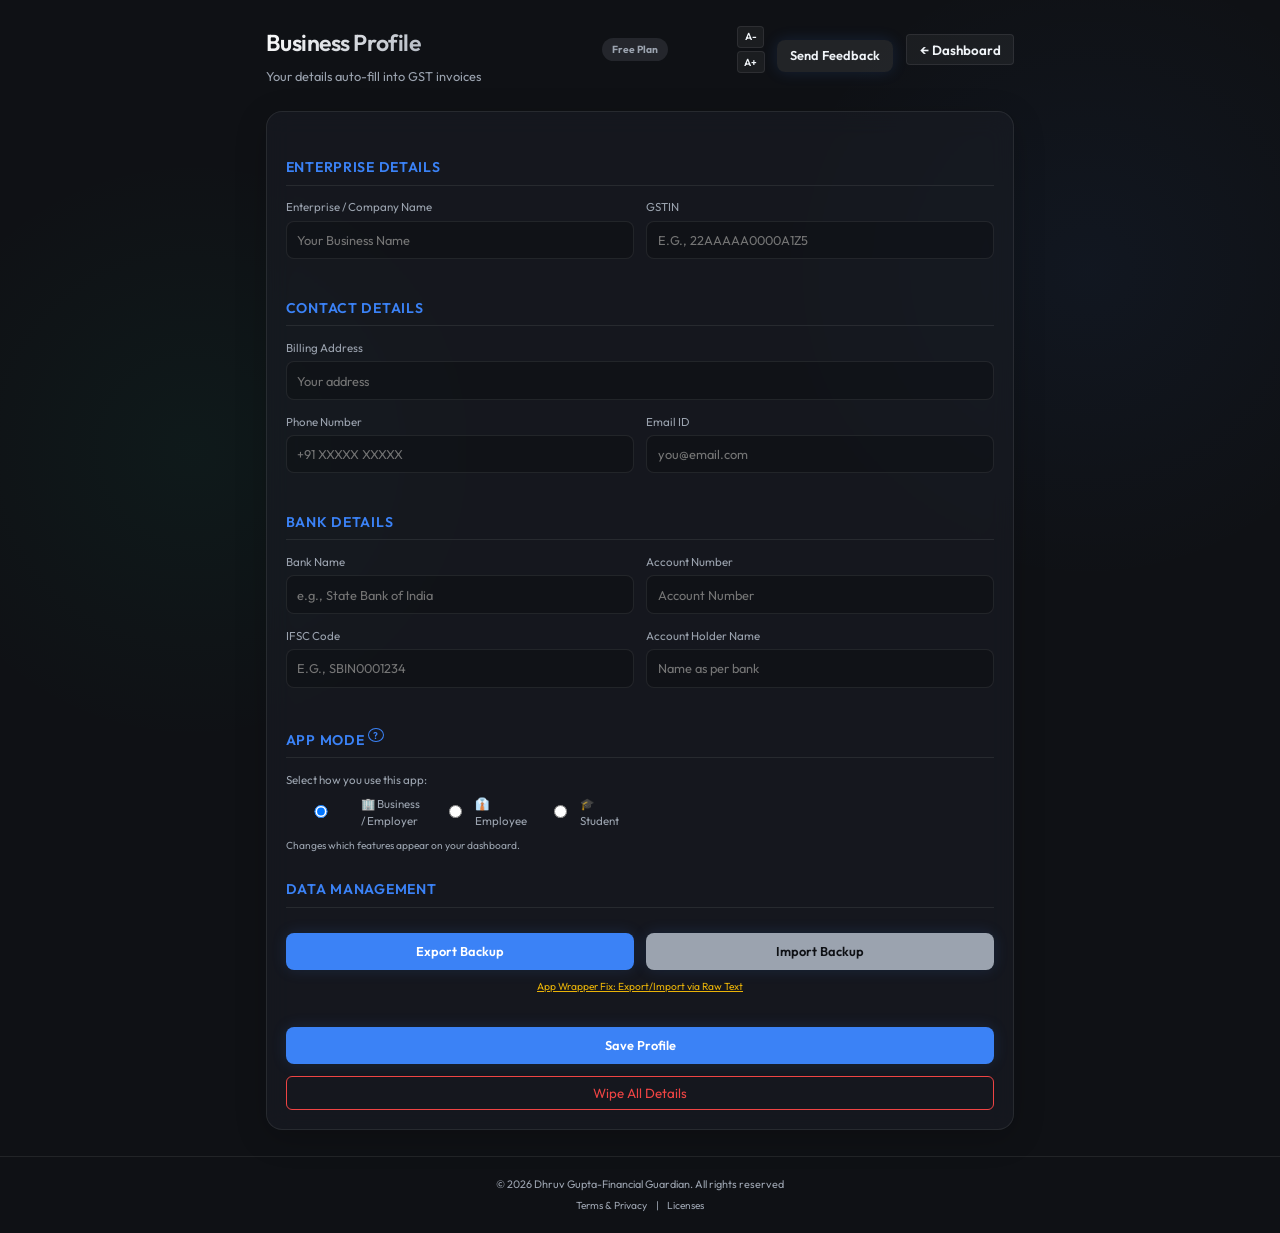
<file: profile.html>
<!DOCTYPE html>
<html lang="en">
<head>
    <meta charset="UTF-8">
    <meta name="viewport" content="width=device-width, initial-scale=1.0">
    <title>Financial Guardian | Profile</title>
    <link rel="preconnect" href="https://fonts.googleapis.com">
    <link rel="preconnect" href="https://fonts.gstatic.com" crossorigin>
    <link href="https://fonts.googleapis.com/css2?family=Outfit:wght@300;400;600;800&display=swap" rel="stylesheet">
    <link rel="icon" type="image/jpeg" href="logo.jpg">
    <link rel="stylesheet" href="style.css">
    <style>
        .profile-container { max-width: 800px; margin: 0 auto; padding: 2rem; }
        .profile-header { display: flex; align-items: flex-start; justify-content: space-between; margin-bottom: 2rem; flex-wrap: wrap; gap: 1rem; }
        .profile-header h1 { font-size: 1.8rem; background: linear-gradient(135deg, #fff, #9ba3af); -webkit-background-clip: text; -webkit-text-fill-color: transparent; }
        .section-title { font-size: 1.1rem; color: #3b82f6; text-transform: uppercase; letter-spacing: 0.05em; margin: 2rem 0 1rem 0; padding-bottom: 0.5rem; border-bottom: 1px solid rgba(255,255,255,0.08); }
        .form-row { display: grid; grid-template-columns: 1fr 1fr; gap: 1rem; }
        @media (max-width: 600px) { .form-row { grid-template-columns: 1fr; } }
        .save-status { color: #10b981; font-size: 0.9rem; opacity: 0; transition: opacity 0.3s; }
        .save-status.visible { opacity: 1; }
        .mode-table { width: 100%; border-collapse: collapse; font-size: 0.88rem; margin-top: 0.5rem; }
        .mode-table th, .mode-table td { padding: 0.55rem 0.7rem; border-bottom: 1px solid var(--panel-border); text-align: left; }
        .mode-table thead th { color: var(--text-muted); text-transform: uppercase; font-size: 0.78rem; letter-spacing: 0.04em; }
        .mode-table thead th:not(:first-child) { text-align: center; }
        .mode-table td:not(:first-child) { text-align: center; }
        .mode-badge { display: inline-block; padding: 0.2rem 0.7rem; border-radius: 20px; font-size: 0.8rem; font-weight: 600; }
        .badge-biz { background: rgba(59,130,246,0.2); color: var(--neon-blue); }
        .badge-emp { background: rgba(16,185,129,0.2); color: var(--neon-green); }
        .badge-stu { background: rgba(234,179,8,0.2); color: var(--neon-yellow); }
    </style>
</head>
<body>
    <div class="profile-container">
        <div class="profile-header">
            <div>
                <h1 id="profileTitle">Profile <span id="profileHelpIcon" onclick="startProfileTour()" class="help-icon" style="margin-left: 0.5rem;" title="Start Interactive Tour">i</span></h1>
                <p id="profileSubtitle" style="color:#9ba3af;"></p>
            </div>
            <div style="display:flex;gap:1rem;align-items:center;flex-wrap:nowrap;white-space:nowrap;">
                <div id="planBadge" style="padding: 0.3rem 0.8rem; border-radius: 20px; font-weight: 700; font-size: 0.8rem; background: rgba(155, 163, 175, 0.15); color: var(--text-muted);">Free Plan</div>
                <span class="save-status" id="saveStatus">&#10003; Saved</span>
                <div class="setting-group font-controls" style="display: flex; align-items: center; gap: 0.2rem;">
                    <button id="decreaseFont" class="btn-icon" aria-label="Decrease Font Size" style="padding: 0.3rem 0.5rem; font-size: 0.8rem;">A-</button>
                    <button id="increaseFont" class="btn-icon" aria-label="Increase Font Size" style="padding: 0.3rem 0.5rem; font-size: 0.8rem;">A+</button>
                </div>
                <a href="https://docs.google.com/forms/d/e/1FAIpQLScK4Q9HQuR9P_rFxmK1HJXI6bdNJciPX9ZRJB9nKbacKsVPHg/viewform?usp=dialog" target="_blank" class="btn-primary" style="text-decoration:none;padding:0.5rem 1rem;background:var(--panel-border);color:var(--text-main);">Send Feedback</a>
                <button onclick="window.close(); window.location.href='index.html';" class="btn-icon" style="text-decoration:none;padding:0.5rem 1rem;">&#8592; Dashboard</button>
            </div>
        </div>

        <form id="profileForm" class="glass-panel">

            <!-- BUSINESS ONLY: Enterprise Details -->
            <div id="sectionEnterprise">
                <h3 class="section-title">Enterprise Details</h3>
                <div class="form-row">
                    <div class="form-group">
                        <label>Enterprise / Company Name</label>
                        <input type="text" id="profCompanyName" placeholder="Your Business Name">
                    </div>
                    <div class="form-group">
                        <label>GSTIN</label>
                        <input type="text" id="profGstin" placeholder="e.g., 22AAAAA0000A1Z5" maxlength="15" style="text-transform:uppercase;">
                    </div>
                </div>
            </div>

            <!-- EMPLOYEE / STUDENT: Personal Details -->
            <div id="sectionPersonal" style="display:none;">
                <h3 class="section-title">Personal Details</h3>
                <div class="form-row">
                    <div class="form-group">
                        <label>Your Full Name</label>
                        <input type="text" id="profFullName" placeholder="Your Name">
                    </div>
                    <div class="form-group">
                        <label id="companyLabel">Company / Organisation</label>
                        <input type="text" id="profOrgName" placeholder="Where you work / study">
                    </div>
                </div>
            </div>

            <!-- ALL MODES: Contact Details -->
            <h3 class="section-title" data-i18n="contact_details">Contact Details</h3>
            <div class="form-group">
                <label id="addressLabel" data-i18n="lbl_address">Billing Address</label>
                <input type="text" id="profAddress" placeholder="Your address">
            </div>
            <div class="form-row">
                <div class="form-group">
                    <label>Phone Number</label>
                    <input type="tel" id="profPhone" placeholder="+91 XXXXX XXXXX">
                </div>
                <div class="form-group">
                    <label>Email ID</label>
                    <input type="email" id="profEmail" placeholder="you@email.com">
                </div>
            </div>

            <!-- ALL MODES: Bank Details -->
            <h3 class="section-title" data-i18n="bank_details">Bank Details</h3>
            <div class="form-row">
                <div class="form-group">
                    <label data-i18n="lbl_bank">Bank Name</label>
                    <input type="text" id="profBankName" placeholder="e.g., State Bank of India">
                </div>
                <div class="form-group">
                    <label>Account Number</label>
                    <input type="text" id="profAccountNo" placeholder="Account Number" oninput="this.value=this.value.replace(/[^0-9]/g,'')">
                </div>
            </div>
            <div class="form-row">
                <div class="form-group">
                    <label>IFSC Code</label>
                    <input type="text" id="profIfsc" placeholder="e.g., SBIN0001234" style="text-transform:uppercase;">
                </div>
                <div class="form-group">
                    <label>Account Holder Name</label>
                    <input type="text" id="profAccHolder" placeholder="Name as per bank" oninput="this.value=this.value.replace(/[^a-zA-Z\s]/g,'')">
                </div>
            </div>


            <!-- APP MODE -->
            <h3 class="section-title">App Mode <sup><span onclick="document.getElementById('modeCompareModal').style.display='flex'" style="cursor:pointer;color:var(--neon-blue);font-size:0.75rem;border:1px solid var(--neon-blue);border-radius:50%;padding:0 4px;">?</span></sup></h3>
            <div class="form-group">
                <label>Select how you use this app:</label>
                <div style="display:flex;gap:1.5rem;margin-top:0.5rem;flex-wrap:wrap;">
                    <label style="cursor:pointer;display:flex;align-items:center;gap:0.4rem;">
                        <input type="radio" name="appMode" value="business" onchange="applyProfileMode(this.value)"> &#127970; Business / Employer
                    </label>
                    <label style="cursor:pointer;display:flex;align-items:center;gap:0.4rem;">
                        <input type="radio" name="appMode" value="employee" onchange="applyProfileMode(this.value)"> &#128084; Employee
                    </label>
                    <label style="cursor:pointer;display:flex;align-items:center;gap:0.4rem;">
                        <input type="radio" name="appMode" value="student" onchange="applyProfileMode(this.value)"> &#127891; Student
                    </label>
                </div>
                <p style="font-size:0.8rem;color:var(--text-muted);margin-top:0.3rem;">Changes which features appear on your dashboard.</p>
            </div>


            <!-- DATA MANAGEMENT -->
            <h3 class="section-title">Data Management</h3>
            <div class="form-row" style="margin-bottom:0.5rem;">
                <button type="button" class="btn-primary" id="btnExportData" style="background:var(--neon-blue);">Export Backup</button>
                <button type="button" class="btn-primary" onclick="document.getElementById('importFile').click()" style="background:var(--text-muted);color:var(--bg-dark);">Import Backup</button>
                <input type="file" id="importFile" accept=".json" style="display:none;">
            </div>
            <div style="text-align: center; margin-bottom: 1.5rem;">
                <span onclick="openRawBackupModal()" style="color: var(--neon-yellow); font-size: 0.8rem; cursor: pointer; text-decoration: underline;">App Wrapper Fix: Export/Import via Raw Text</span>
            </div>

            <button type="submit" class="btn-primary" data-i18n="btn_save_profile" style="margin-top:1rem;">Save Profile</button>
            <button type="button" class="btn-danger" id="btnWipeData" style="margin-top:1rem;width:100%;background:transparent;border:1px solid var(--neon-red);color:var(--neon-red);">Wipe All Details</button>
        </form>
    </div>

    <!-- Profile Help Modal -->
    <div id="profileHelpModal" class="overlay" style="display: none;">
        <div class="modal glass-panel" style="position: relative; max-width: 500px;">
            <button class="modal-close" onclick="this.closest('.overlay').style.display='none'">×</button>
            <h2>Profile Guide</h2>
            <div style="margin-top: 1rem; font-size: 0.95rem; line-height: 1.5; color: var(--text-main);">
                <p><strong>App Mode:</strong> Choose between Business, Employee, or Student to customize your dashboard features.</p>
                <p><strong>Enterprise Details:</strong> (Business Mode only) Set your company name and GSTIN to auto-fill invoices.</p>
                <p><strong>Data Backup:</strong> Use the Export/Import Backup buttons to save your data locally or restore it on a new device.</p>
            </div>
            <div class="modal-actions" style="margin-top:1.5rem;">
                <button class="btn-primary" onclick="document.getElementById('profileHelpModal').style.display='none'">Got it</button>
            </div>
        </div>
    </div>

    <!-- Mode Comparison Modal -->
    <div id="modeCompareModal" class="overlay" style="display:none;">
        <div class="modal glass-panel" style="max-width:700px;position:relative;width:95%;">
            <button class="modal-close" onclick="this.closest('.overlay').style.display='none'">&#215;</button>
            <h2 style="margin-bottom:1.2rem;">Mode Comparison</h2>
            <div style="overflow-x:auto;">
                <table class="mode-table">
                    <thead>
                        <tr>
                            <th>Feature</th>
                            <th><span class="mode-badge badge-biz">&#127970; Business</span></th>
                            <th><span class="mode-badge badge-emp">&#128084; Employee</span></th>
                            <th><span class="mode-badge badge-stu">&#127891; Student</span></th>
                        </tr>
                    </thead>
                    <tbody>
                        <tr><td>GST Invoice</td><td>Visible</td><td>Hidden</td><td>Hidden</td></tr>
                        <tr><td>Enterprise Details</td><td>Visible</td><td>Hidden</td><td>Hidden</td></tr>
                        <tr><td>Profile Info Requested</td><td>Full Enterprise Info</td><td>Name, Contact, Company, & Bank Details</td><td>Name, Contact, Company, & Bank Details</td></tr>
                        <tr><td>Ledger Invoice Column</td><td>Shown</td><td>Hidden</td><td>Hidden</td></tr>
                        <tr><td>Refresh Pop-up</td><td>Active</td><td>Active</td><td>Disabled</td></tr>
                        <tr><td>"Payment Yet to Receive"</td><td>Available</td><td>Available</td><td>Removed</td></tr>
                    </tbody>
                </table>
            </div>
        </div>
    </div>

    <!-- Wipe Modal -->
    <div id="wipeModal" class="overlay" style="display:none;">
        <div class="modal glass-panel" style="max-width:400px;text-align:center;position:relative;">
            <button class="modal-close" onclick="this.closest('.overlay').style.display='none'">&#215;</button>
            <h2 style="color:var(--neon-red);">Warning</h2>
            <p>This will permanently clear ALL your data. This cannot be undone.</p>
            <div class="modal-actions" style="margin-top:1.5rem;display:flex;gap:1rem;justify-content:center;">
                <button id="btnConfirmWipe" class="btn-danger" disabled>YES (5)</button>
                <button class="btn-primary" onclick="document.getElementById('wipeModal').style.display='none'">NO</button>
            </div>
        </div>
    </div>

    <!-- Raw Backup Modal -->
    <div id="rawBackupModal" class="overlay" style="display:none;">
        <div class="modal glass-panel" style="max-width:550px;position:relative;">
            <button class="modal-close" onclick="this.closest('.overlay').style.display='none'">&#215;</button>
            <h2 style="color:var(--neon-yellow); margin-bottom:1rem;">Raw Text Backup</h2>
            <p style="font-size:0.85rem; color:var(--text-muted); margin-bottom:1rem;">Use this if your app wrapper (like WebIntoApp) blocks file downloads. Copy the text below to backup, or paste valid backup text to restore.</p>
            <textarea id="rawBackupText" style="width:100%; height:150px; background:rgba(0,0,0,0.3); border:1px solid var(--panel-border); color:var(--neon-green); font-family:monospace; font-size:0.8rem; padding:0.5rem; border-radius:6px; resize:none;"></textarea>
            <div class="modal-actions" style="margin-top:1rem;display:flex;gap:1rem;flex-wrap:wrap;">
                <button class="btn-primary" onclick="copyRawBackup()" style="background:var(--neon-blue);flex:1;">Copy to Clipboard</button>
                <button class="btn-primary" onclick="restoreRawBackup()" style="background:var(--neon-green);color:#000;flex:1;">Restore from Text</button>
            </div>
        </div>
    </div>

    <footer class="app-footer">
        <div>&copy; 2026 Dhruv Gupta-Financial Guardian. All rights reserved</div>
        <div style="margin-top: 0.5rem; font-size: 0.8rem;">
            <a href="legal.html" style="color: var(--text-muted); text-decoration: none; margin: 0 0.5rem;">Terms & Privacy</a> |
            <a href="legal.html" style="color: var(--text-muted); text-decoration: none; margin: 0 0.5rem;">Licenses</a>
        </div>
    </footer>

    <script src="translations.js"></script>
    <script src="shared.js"></script>
    <script>
        window.startProfileTour = function() {
            startTour([
                { target: '#sectionAppMode', title: 'App Mode Switcher', desc: 'Choose between Business 🏢, Employee 👔, and Student 🎓 mode. This dynamically changes the dashboard to hide features irrelevant to your chosen mode.' },
                { target: '#sectionEnterprise', title: 'Enterprise Profile', desc: 'Enter your business details here. These will be automatically pulled when you generate professional GST invoices.' },
                { target: '#profAutoSaveMode', title: 'Auto-Save Directory', desc: 'Give Financial Guardian permission to securely save GST invoices automatically straight to a specific folder on your computer!' }
            ]);
        };
        const allFields = ['profCompanyName','profGstin','profFullName','profOrgName',
                           'profAddress','profPhone','profEmail',
                           'profBankName','profAccountNo','profIfsc','profAccHolder'];

        // Load saved values into inputs
        const profileData = JSON.parse(localStorage.getItem('fg_profile')) || {};
        allFields.forEach(id => {
            const el = document.getElementById(id);
            if (el && profileData[id]) el.value = profileData[id];
        });

        // Load and apply saved mode
        const savedMode = localStorage.getItem('fg_mode') || 'business';
        const modeRadio = document.querySelector(`input[name="appMode"][value="${savedMode}"]`);
        if (modeRadio) modeRadio.checked = true;
        applySharedFontSize();
        applyProfileMode(savedMode);

        function applyProfileMode(mode) {
            const isBusiness = (mode === 'business');
            const isEmployee = (mode === 'employee');
            const isStudent  = (mode === 'student');

            document.getElementById('sectionEnterprise').style.display = isBusiness ? 'block' : 'none';
            document.getElementById('sectionPersonal').style.display   = (isEmployee || isStudent) ? 'block' : 'none';

            document.getElementById('profileTitle').textContent =
                isBusiness ? 'Business Profile' : (isEmployee ? 'Employee Profile' : 'Student Profile');
            document.getElementById('profileSubtitle').textContent =
                isBusiness ? 'Your details auto-fill into GST invoices' :
                (isEmployee ? 'Your personal and company details' : 'Your personal details');
            document.getElementById('companyLabel').textContent =
                isStudent ? 'School / College / University' : 'Company / Organisation';
            document.getElementById('addressLabel').textContent =
                isBusiness ? 'Billing Address' : 'Home / Residential Address';
        }

        // Save form
        document.getElementById('profileForm').addEventListener('submit', function(e) {
            e.preventDefault();
            const data = {};
            allFields.forEach(id => {
                const el = document.getElementById(id);
                if (el) data[id] = el.value;
            });
            localStorage.setItem('fg_profile', JSON.stringify(data));
            const checkedMode = document.querySelector('input[name="appMode"]:checked');
            if (checkedMode) localStorage.setItem('fg_mode', checkedMode.value);
            const status = document.getElementById('saveStatus');
            status.classList.add('visible');
            setTimeout(() => status.classList.remove('visible'), 2000);
        });

        // Raw Backup Logic
        window.openRawBackupModal = function() {
            const backupData = {};
            for (let i = 0; i < localStorage.length; i++) {
                const key = localStorage.key(i);
                if (key.startsWith('fg_')) backupData[key] = localStorage.getItem(key);
            }
            document.getElementById('rawBackupText').value = JSON.stringify(backupData);
            document.getElementById('rawBackupModal').style.display = 'flex';
        };

        window.copyRawBackup = function() {
            const txt = document.getElementById('rawBackupText');
            if(!txt.value) return;
            navigator.clipboard.writeText(txt.value).then(() => {
                alert("Backup copied to clipboard! Paste it into a safe note or email.");
            }).catch(() => {
                alert("Could not copy automatically. Please select all the text and copy manually.");
            });
        };

        window.restoreRawBackup = function() {
            const txt = document.getElementById('rawBackupText').value;
            if(!txt) return alert("Please paste backup text first.");
            try {
                const data = JSON.parse(txt);
                if (!data.fg_transactions && !data.fg_profile) {
                    alert('Invalid backup data format.');
                    return;
                }
                if (confirm('WARNING: This will overwrite ALL current data with the pasted backup. Are you absolutely sure?')) {
                    Object.keys(data).forEach(key => localStorage.setItem(key, data[key]));
                    alert('Backup completely restored! The app will now reload.');
                    window.location.reload();
                }
            } catch (e) {
                alert("Error parsing backup data. Make sure you pasted the exact text without any extra characters.");
            }
        };

        // Wipe data
        let wipeInterval;
        document.getElementById('btnWipeData').addEventListener('click', () => {
            document.getElementById('wipeModal').style.display = 'flex';
            const btnYes = document.getElementById('btnConfirmWipe');
            btnYes.disabled = true;
            let t = 5;
            btnYes.textContent = 'YES (' + t + ')';
            clearInterval(wipeInterval);
            wipeInterval = setInterval(() => {
                t--;
                if (t <= 0) { clearInterval(wipeInterval); btnYes.disabled = false; btnYes.textContent = 'YES'; }
                else btnYes.textContent = 'YES (' + t + ')';
            }, 1000);
        });
        document.getElementById('btnConfirmWipe').addEventListener('click', () => {
            localStorage.clear();
            window.location.href = 'index.html';
        });

        // Export
        document.getElementById('btnExportData').addEventListener('click', async () => {
            if (typeof isProUser === 'function' && !isProUser()) {
                if (typeof showPaywall === 'function') showPaywall('Export Data Backup');
                return;
            }
            const backupData = {};
            for (let i = 0; i < localStorage.length; i++) {
                const key = localStorage.key(i);
                if (key.startsWith('fg_')) backupData[key] = localStorage.getItem(key);
            }
            const dataString = JSON.stringify(backupData, null, 2);
            const fileName = 'FinancialGuardian_Backup_' + new Date().toISOString().split('T')[0] + '.json';
            
            try {
                const blob = new Blob([dataString], {type: 'application/json'});
                const file = new File([blob], fileName, { type: 'application/json' });
                if (navigator.canShare && navigator.canShare({ files: [file] })) {
                    await navigator.share({
                        files: [file],
                        title: 'Data Backup',
                        text: 'My Financial Guardian Backup File'
                    });
                    return;
                }
            } catch (e) {
                console.log("Web Share API failed, falling back to direct download.", e);
            }

            const fallbackBlob = new Blob([dataString], {type: 'application/json'});
            const url = URL.createObjectURL(fallbackBlob);
            const a = document.createElement('a');
            a.href = url;
            a.download = fileName;
            a.click();
            URL.revokeObjectURL(url);
        });

        // Import
        document.getElementById('importFile').addEventListener('change', (e) => {
            const file = e.target.files[0];
            if (!file) return;
            const reader = new FileReader();
            reader.onload = function(evt) {
                try {
                    const data = JSON.parse(evt.target.result);
                    
                    const action = confirm("Do you want to completely REPLACE all your existing data with this backup?\n\n(Click 'OK' to REPLACE, or 'Cancel' to carefully MERGE it with your existing data)");
                    
                    let imported = false;
                    
                    if (action) {
                        for (let i = localStorage.length - 1; i >= 0; i--) {
                            const k = localStorage.key(i);
                            if (k.startsWith('fg_')) localStorage.removeItem(k);
                        }
                        for (const key in data) {
                            if (key.startsWith('fg_')) { localStorage.setItem(key, data[key]); imported = true; }
                        }
                        alert("Backup successfully REPLACED all data.");
                    } else {
                        for (const key in data) {
                            if (key.startsWith('fg_')) {
                                if (key === 'fg_transactions' || key === 'fg_gst_history') {
                                    const existing = JSON.parse(localStorage.getItem(key)) || [];
                                    const newData = JSON.parse(data[key]) || [];
                                    const merged = [...existing, ...newData];
                                    if(key === 'fg_transactions') merged.sort((a,b) => new Date(b.date) - new Date(a.date));
                                    localStorage.setItem(key, JSON.stringify(merged));
                                    imported = true;
                                } else {
                                    localStorage.setItem(key, data[key]);
                                    imported = true;
                                }
                            }
                        }
                        alert("Backup successfully MERGED with existing data.");
                    }

                    if (imported) {
                        e.target.value = ''; 
                        window.location.href = 'index.html';
                    } else {
                        alert("Invalid backup file format.");
                    }
                } catch(err) {
                    alert("Error reading backup file.");
                    console.error(err);
                }
            };
            reader.readAsText(file);
        });

        // Profile Help Modal & Tour
        const profileHelpIcon = document.getElementById('profileHelpIcon');
        const profileHelpModal = document.getElementById('profileHelpModal');
        if (profileHelpIcon && profileHelpModal) {
            profileHelpIcon.addEventListener('click', () => {
                profileHelpModal.style.display = 'flex';
            });
            
            if (!localStorage.getItem('fg_tour_profile')) {
                profileHelpModal.style.display = 'flex';
                localStorage.setItem('fg_tour_profile', 'true');
            }
        }
        // Update Plan Badge
        const planBadge = document.getElementById('planBadge');
        if (typeof getCurrentPlanName === 'function' && planBadge) {
            const planName = getCurrentPlanName();
            planBadge.innerText = planName === 'Free' ? 'Free Plan' : (planName + (planName === 'Trial' ? ' (Active)' : ''));
            if (planName === 'Free') {
                planBadge.style.background = 'rgba(155, 163, 175, 0.15)';
                planBadge.style.color = 'var(--text-muted)';
            } else if (planName === 'Trial') {
                planBadge.style.background = 'rgba(234, 179, 8, 0.15)';
                planBadge.style.color = 'var(--neon-yellow)';
            } else {
                planBadge.style.background = 'rgba(16, 185, 129, 0.2)';
                planBadge.style.color = 'var(--neon-green)';
            }
        }
        
    </script>
</body>
</html>
</file>
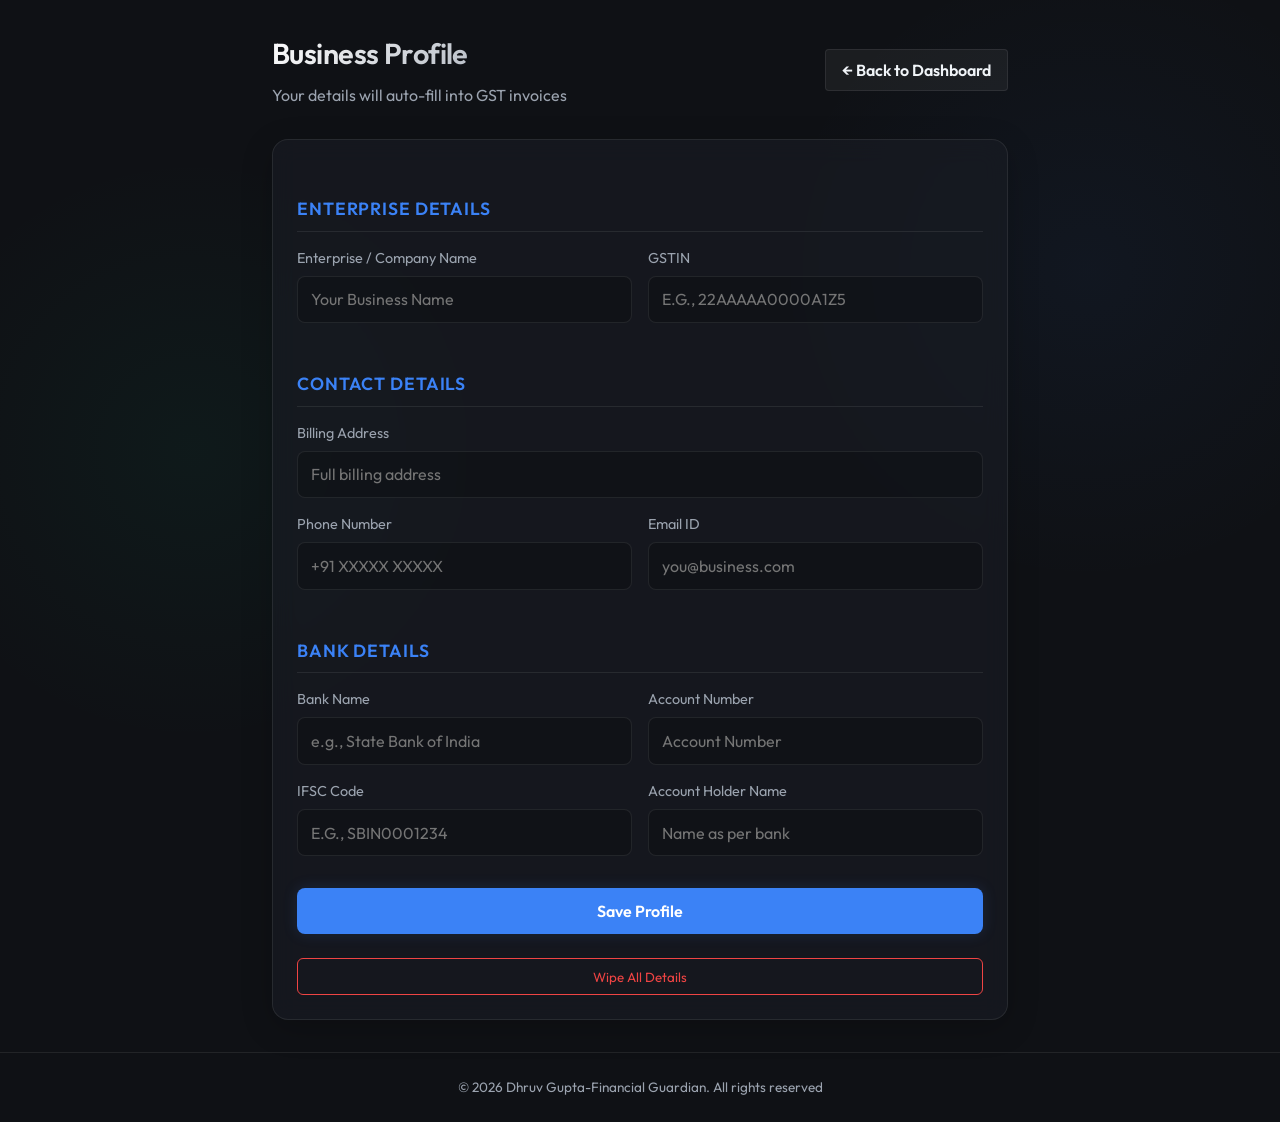
<file: financial_guardian/profile.html>
<!DOCTYPE html>
<html lang="en">
<head>
    <meta charset="UTF-8">
    <meta name="viewport" content="width=device-width, initial-scale=1.0">
    <title>Financial Guardian | Business Profile</title>
    <link rel="preconnect" href="https://fonts.googleapis.com">
    <link rel="preconnect" href="https://fonts.gstatic.com" crossorigin>
    <link href="https://fonts.googleapis.com/css2?family=Outfit:wght@300;400;600;800&display=swap" rel="stylesheet">
    <link rel="stylesheet" href="style.css">
    <style>
        .profile-container {
            max-width: 800px;
            margin: 0 auto;
            padding: 2rem;
        }
        .profile-header {
            display: flex;
            align-items: center;
            justify-content: space-between;
            margin-bottom: 2rem;
        }
        .profile-header h1 {
            font-size: 1.8rem;
            background: linear-gradient(135deg, #fff, #9ba3af);
            -webkit-background-clip: text;
            -webkit-text-fill-color: transparent;
        }
        .section-title {
            font-size: 1.1rem;
            color: #3b82f6;
            text-transform: uppercase;
            letter-spacing: 0.05em;
            margin: 2rem 0 1rem 0;
            padding-bottom: 0.5rem;
            border-bottom: 1px solid rgba(255,255,255,0.08);
        }
        .form-row {
            display: grid;
            grid-template-columns: 1fr 1fr;
            gap: 1rem;
        }
        @media (max-width: 600px) {
            .form-row { grid-template-columns: 1fr; }
        }
        .save-status {
            color: #10b981;
            font-size: 0.9rem;
            opacity: 0;
            transition: opacity 0.3s;
        }
        .save-status.visible { opacity: 1; }
    </style>
</head>
<body>
    <div class="profile-container">
        <div class="profile-header">
            <div>
                <h1>Business Profile</h1>
                <p style="color: #9ba3af;">Your details will auto-fill into GST invoices</p>
            </div>
            <div style="display: flex; gap: 1rem; align-items: center;">
                <span class="save-status" id="saveStatus">✓ Saved</span>
                <a href="index.html" class="btn-icon" style="text-decoration: none; padding: 0.5rem 1rem;">← Back to Dashboard</a>
            </div>
        </div>

        <form id="profileForm" class="glass-panel">
            <h3 class="section-title">Enterprise Details</h3>
            <div class="form-row">
                <div class="form-group">
                    <label>Enterprise / Company Name</label>
                    <input type="text" id="profCompanyName" placeholder="Your Business Name">
                </div>
                <div class="form-group">
                    <label>GSTIN</label>
                    <input type="text" id="profGstin" placeholder="e.g., 22AAAAA0000A1Z5" maxlength="15" style="text-transform: uppercase;">
                </div>
            </div>

            <h3 class="section-title">Contact Details</h3>
            <div class="form-group">
                <label>Billing Address</label>
                <input type="text" id="profAddress" placeholder="Full billing address">
            </div>
            <div class="form-row">
                <div class="form-group">
                    <label>Phone Number</label>
                    <input type="tel" id="profPhone" placeholder="+91 XXXXX XXXXX">
                </div>
                <div class="form-group">
                    <label>Email ID</label>
                    <input type="email" id="profEmail" placeholder="you@business.com">
                </div>
            </div>

            <h3 class="section-title">Bank Details</h3>
            <div class="form-row">
                <div class="form-group">
                    <label>Bank Name</label>
                    <input type="text" id="profBankName" placeholder="e.g., State Bank of India">
                </div>
                <div class="form-group">
                    <label>Account Number</label>
                    <input type="text" id="profAccountNo" placeholder="Account Number" oninput="this.value = this.value.replace(/[^0-9]/g, '')">
                </div>
            </div>
            <div class="form-row">
                <div class="form-group">
                    <label>IFSC Code</label>
                    <input type="text" id="profIfsc" placeholder="e.g., SBIN0001234" style="text-transform: uppercase;">
                </div>
                <div class="form-group">
                    <label>Account Holder Name</label>
                    <input type="text" id="profAccHolder" placeholder="Name as per bank" oninput="this.value = this.value.replace(/[^a-zA-Z\s]/g, '')">
                </div>
            </div>

            <button type="submit" class="btn-primary">Save Profile</button>
            <button type="button" class="btn-danger" id="btnWipeData" style="margin-top: 1.5rem; width: 100%; background: transparent; border: 1px solid var(--neon-red); color: var(--neon-red);">Wipe All Details</button>
        </form>
    </div>

    <!-- Wipe Modal -->
    <div id="wipeModal" class="overlay" style="display: none;">
        <div class="modal glass-panel" style="max-width: 400px; text-align: center; position: relative;">
            <button class="modal-close" onclick="this.closest('.overlay').style.display='none'">×</button>
            <h2 style="color: var(--neon-red);">Warning</h2>
            <p>Clicking on YES will clear all details you have entered on this website you can't restore data thenafter.</p>
            <div class="modal-actions" style="margin-top: 1.5rem; display: flex; gap: 1rem; justify-content: center;">
                <button id="btnConfirmWipe" class="btn-danger" disabled>YES (5)</button>
                <button class="btn-primary" onclick="document.getElementById('wipeModal').style.display='none'">NO</button>
            </div>
        </div>
    </div>

    <footer class="app-footer">
        &copy; 2026 Dhruv Gupta-Financial Guardian. All rights reserved
    </footer>

    <script src="shared.js"></script>
    <script>
        const profileFields = ['profCompanyName','profGstin','profAddress','profPhone','profEmail','profBankName','profAccountNo','profIfsc','profAccHolder'];
        const profileData = JSON.parse(localStorage.getItem('fg_profile')) || {};

        // Load saved data
        profileFields.forEach(id => {
            const el = document.getElementById(id);
            if (profileData[id]) el.value = profileData[id];
        });

        applySharedFontSize();

        document.getElementById('profileForm').addEventListener('submit', function(e) {
            e.preventDefault();
            const data = {};
            profileFields.forEach(id => {
                data[id] = document.getElementById(id).value;
            });
            localStorage.setItem('fg_profile', JSON.stringify(data));
            const status = document.getElementById('saveStatus');
            status.classList.add('visible');
            setTimeout(() => status.classList.remove('visible'), 2000);
        });

        let wipeInterval;
        document.getElementById('btnWipeData').addEventListener('click', () => {
            document.getElementById('wipeModal').style.display = 'flex';
            const btnYes = document.getElementById('btnConfirmWipe');
            btnYes.disabled = true;
            let timeLeft = 5;
            btnYes.textContent = `YES (${timeLeft})`;
            
            clearInterval(wipeInterval);
            wipeInterval = setInterval(() => {
                timeLeft--;
                if (timeLeft <= 0) {
                    clearInterval(wipeInterval);
                    btnYes.disabled = false;
                    btnYes.textContent = 'YES';
                } else {
                    btnYes.textContent = `YES (${timeLeft})`;
                }
            }, 1000);
        });

        document.getElementById('btnConfirmWipe').addEventListener('click', () => {
            localStorage.clear();
            window.location.href = 'index.html';
        });
    </script>
</body>
</html>
</file>
<file: style.css>
/* --- CSS Variables & Theming --- */
:root {
    /* Color Palette - Premium Dark Mode with Neon Accents */
    --bg-dark: #0f1115;
    --panel-bg: rgba(25, 28, 36, 0.65);
    --panel-border: rgba(255, 255, 255, 0.08);
    --text-main: #f0f4f8;
    --text-muted: #9ba3af;
    
    /* Semantic Colors */
    --neon-green: #10b981;
    --neon-red: #ef4444;
    --neon-blue: #3b82f6;
    --neon-yellow: #eab308;
    --accent-glow: rgba(59, 130, 246, 0.15);
    
    /* Typography & Scaling */
    --font-base-size: 16px;
    --font-family: 'Outfit', sans-serif;
    
    /* Effects */
    --glass-blur: blur(12px);
    --transition-speed: 0.3s;
}

/* --- Global Reset & Base Styles --- */
* {
    margin: 0;
    padding: 0;
    box-sizing: border-box;
}

html {
    font-size: var(--font-base-size);
}

body {
    background-color: var(--bg-dark);
    background-image: radial-gradient(circle at 15% 50%, rgba(16, 185, 129, 0.05), transparent 25%),
                      radial-gradient(circle at 85% 30%, rgba(59, 130, 246, 0.05), transparent 25%);
    background-attachment: fixed;
    color: var(--text-main);
    font-family: var(--font-family);
    min-height: 100vh;
    overflow-x: hidden;
    line-height: 1.5;
}

/* --- Typography Classes --- */
h1, h2, h3 {
    font-weight: 600;
    letter-spacing: -0.02em;
    margin-bottom: 0.5rem;
}

/* --- Layout & Grid --- */
.app-container {
    max-width: 1400px;
    margin: 0 auto;
    padding: 2rem;
    display: flex;
    flex-direction: column;
    gap: 2rem;
}

.dashboard-grid {
    display: flex;
    flex-direction: column;
    gap: 2rem;
}

.middle-row, .bottom-row {
    display: grid;
    gap: 2rem;
}

.middle-row {
    grid-template-columns: 1fr 1.5fr;
}

.bottom-row {
    grid-template-columns: 2fr 1fr;
}

/* Responsive adjustments */
@media (max-width: 992px) {
    .middle-row, .bottom-row {
        grid-template-columns: 1fr;
    }
}

/* --- Glassmorphism Panels --- */
.glass-panel {
    background: var(--panel-bg);
    backdrop-filter: var(--glass-blur);
    -webkit-backdrop-filter: var(--glass-blur);
    border: 1px solid var(--panel-border);
    border-radius: 16px;
    padding: 1.5rem;
    box-shadow: 0 8px 32px 0 rgba(0, 0, 0, 0.2);
    transition: transform var(--transition-speed) ease, box-shadow var(--transition-speed) ease;
}

.glass-panel:hover {
    box-shadow: 0 12px 40px 0 rgba(0, 0, 0, 0.3);
    border-color: rgba(255, 255, 255, 0.15);
}

/* --- Header --- */
.main-header {
    display: flex;
    justify-content: space-between;
    align-items: center;
    flex-wrap: wrap;
    gap: 1rem;
}

.main-header .logo h1 {
    font-size: 1.8rem;
    background: linear-gradient(135deg, #fff, var(--text-muted));
    -webkit-background-clip: text;
    -webkit-text-fill-color: transparent;
}

.main-header .subtitle {
    color: var(--neon-blue);
    font-size: 0.9rem;
    font-weight: 300;
}

.controls {
    display: flex;
    gap: 1.5rem;
    align-items: center;
}

.setting-group {
    display: flex;
    flex-direction: column;
    gap: 0.2rem;
}

.setting-group label, .setting-group .label {
    font-size: 0.75rem;
    color: var(--text-muted);
    text-transform: uppercase;
    letter-spacing: 0.05em;
}

.setting-group input {
    background: rgba(0,0,0,0.2);
    border: 1px solid var(--panel-border);
    color: #fff;
    padding: 0.4rem 0.8rem;
    border-radius: 6px;
    font-family: inherit;
    width: 80px;
    text-align: center;
    font-weight: 600;
}

.font-controls {
    flex-direction: column;
}

.font-controls div {
    display: flex;
    gap: 0.5rem;
}

/* Buttons */
button {
    cursor: pointer;
    font-family: inherit;
    transition: all var(--transition-speed);
    border: none;
}

.btn-icon {
    background: rgba(255,255,255,0.05);
    border: 1px solid var(--panel-border);
    color: var(--text-main);
    border-radius: 4px;
    padding: 0.2rem 0.6rem;
    font-weight: 600;
    display: inline-flex;
    align-items: center;
    justify-content: center;
}

.btn-icon:hover {
    background: rgba(255,255,255,0.15);
}

.btn-primary {
    background: var(--neon-blue);
    color: #fff;
    padding: 0.8rem 1.5rem;
    border-radius: 8px;
    font-size: 1rem;
    font-weight: 600;
    width: 100%;
    margin-top: 1rem;
    box-shadow: 0 0 15px var(--accent-glow);
}

.btn-primary:hover:not(:disabled) {
    background: #2563eb;
    box-shadow: 0 0 20px rgba(59, 130, 246, 0.4);
    transform: translateY(-2px);
}

.btn-primary:disabled {
    opacity: 0.5;
    cursor: not-allowed;
    box-shadow: none;
}

.btn-danger {
    background: transparent;
    color: var(--neon-red);
    border: 1px solid var(--neon-red);
    padding: 0.6rem;
    border-radius: 6px;
    width: 100%;
    margin-top: 1rem;
}
.btn-danger:hover {
    background: rgba(239, 68, 68, 0.1);
}

/* --- Summary Cards --- */
.summary-section {
    display: flex;
    flex-direction: column;
    gap: 0.5rem;
}

.summary-cards {
    display: grid;
    grid-template-columns: repeat(auto-fit, minmax(250px, 1fr));
    gap: 1.5rem;
}

.summary-card h3 {
    color: var(--text-muted);
    font-size: 0.9rem;
    text-transform: uppercase;
}

.amount {
    font-size: 2.2rem;
    font-weight: 800;
    margin-top: 0.5rem;
}

.amount.positive { color: var(--neon-green); }
.amount.negative { color: var(--neon-red); }
.amount.neutral { color: var(--text-main); }

/* --- Forms --- */
.form-group {
    margin-bottom: 1rem;
}

.form-group label {
    display: block;
    margin-bottom: 0.4rem;
    color: var(--text-muted);
    font-size: 0.9rem;
}

.form-group input, .form-group select {
    width: 100%;
    background: rgba(0, 0, 0, 0.2);
    border: 1px solid var(--panel-border);
    color: var(--text-main);
    padding: 0.8rem;
    border-radius: 8px;
    font-family: inherit;
    font-size: 1rem;
}

.form-group input:focus, .form-group select:focus {
    outline: none;
    border-color: var(--neon-blue);
    box-shadow: 0 0 0 2px var(--accent-glow);
}

/* --- Presets Section --- */
.presets-section {
    margin-bottom: 1rem;
}

.presets-section h3 {
    font-size: 0.85rem;
    color: var(--text-muted);
    text-transform: uppercase;
    margin-bottom: 0.5rem;
}

.preset-chips {
    display: flex;
    flex-wrap: wrap;
    gap: 0.4rem;
}

.preset-chip {
    background: rgba(59, 130, 246, 0.25);
    border: 1px solid rgba(59, 130, 246, 0.6);
    color: #e0f2fe;
    text-shadow: 0 0 2px var(--neon-blue);
    padding: 0.35rem 0.8rem;
    border-radius: 20px;
    font-size: 0.85rem;
    font-weight: 700;
    cursor: pointer;
    transition: all 0.2s;
    display: inline-flex;
    align-items: center;
    gap: 0.3rem;
}

.preset-chip:hover {
    background: rgba(59, 130, 246, 0.3);
    transform: scale(1.05);
}

.preset-chip .remove-preset {
    color: var(--neon-red);
    font-weight: 800;
    cursor: pointer;
    font-size: 0.9rem;
    line-height: 1;
}

.add-preset-row {
    display: flex;
    gap: 0.4rem;
    margin-top: 0.5rem;
}

.add-preset-row input {
    flex: 1;
    background: rgba(0,0,0,0.2);
    border: 1px solid var(--panel-border);
    color: var(--text-main);
    padding: 0.4rem 0.6rem;
    border-radius: 6px;
    font-family: inherit;
    font-size: 0.85rem;
}

.add-preset-row button {
    padding: 0.4rem 0.8rem;
    font-size: 0.85rem;
    border-radius: 6px;
}

/* --- Autocomplete / Suggestions --- */
.desc-wrapper {
    position: relative;
}

.suggestions-list {
    position: absolute;
    top: 100%;
    left: 0;
    right: 0;
    background: #1a1d25;
    border: 1px solid var(--panel-border);
    border-radius: 0 0 8px 8px;
    max-height: 150px;
    overflow-y: auto;
    z-index: 10;
    display: none;
}

.suggestions-list.active {
    display: block;
}

.suggestion-item {
    padding: 0.5rem 0.8rem;
    cursor: pointer;
    font-size: 0.9rem;
    color: var(--text-muted);
    transition: background 0.15s;
}

.suggestion-item:hover {
    background: rgba(59, 130, 246, 0.15);
    color: var(--text-main);
}

/* --- Advisor Section --- */
.advisor-header {
    display: flex;
    align-items: center;
    gap: 1rem;
    margin-bottom: 1.5rem;
    padding-bottom: 1rem;
    border-bottom: 1px solid var(--panel-border);
}

.avatar {
    width: 48px;
    height: 48px;
    background: linear-gradient(135deg, var(--panel-border), rgba(255,255,255,0.1));
    border-radius: 50%;
    display: flex;
    align-items: center;
    justify-content: center;
    color: var(--neon-blue);
}

.advisor-content {
    font-size: 1.1rem;
    line-height: 1.6;
    color: #e2e8f0;
}

.advisor-content .highlight-good { color: var(--neon-green); font-weight: 600; }
.advisor-content .highlight-bad { color: var(--neon-red); font-weight: 600; }
.advisor-content .highlight-warn { color: #f59e0b; font-weight: 600; }

/* --- Chart --- */
.chart-container {
    position: relative;
    height: 300px;
    width: 100%;
    margin-top: 1rem;
}

/* --- History List --- */
.history-list {
    max-height: 400px;
    overflow-y: auto;
    display: flex;
    flex-direction: column;
    gap: 0.5rem;
    padding-right: 0.5rem;
}

/* Scrollbar */
::-webkit-scrollbar {
    width: 6px;
}
::-webkit-scrollbar-track {
    background: rgba(0,0,0,0.1);
}
::-webkit-scrollbar-thumb {
    background: var(--panel-border);
    border-radius: 4px;
}

.history-item {
    display: flex;
    justify-content: space-between;
    align-items: center;
    padding: 0.8rem;
    background: rgba(0,0,0,0.2);
    border-radius: 8px;
    border-left: 4px solid transparent;
}

.history-item.revenue { border-left-color: var(--neon-green); }
.history-item.expense { border-left-color: var(--neon-red); }
.history-item.pending { border-left-color: var(--neon-yellow); background: rgba(234, 179, 8, 0.08); }

.history-details p { font-size: 0.9rem; }
.history-details span { font-size: 0.75rem; color: var(--text-muted); }
.history-amount { font-weight: 600; }

/* Date group headings in history */
.date-group-heading {
    font-size: 0.8rem;
    font-weight: 600;
    color: var(--neon-blue);
    text-transform: uppercase;
    padding: 0.6rem 0 0.2rem 0;
    border-bottom: 1px solid var(--panel-border);
    margin-top: 0.3rem;
    letter-spacing: 0.04em;
}

/* --- Details / Summaries (Insights & Tabs) --- */
details {
    margin-top: 1.5rem;
    background: rgba(0,0,0,0.2);
    border-radius: 8px;
    border: 1px solid var(--panel-border);
}
details > summary {
    padding: 1rem;
    cursor: pointer;
    font-weight: 600;
    color: var(--neon-blue);
    list-style: none;
    display: flex;
    align-items: center;
    justify-content: space-between;
}
details > summary::-webkit-details-marker {
    display: none;
}
details > summary::after {
    content: '+';
    font-size: 1.2rem;
}
details[open] > summary::after {
    content: '-';
}

.insights-content {
    padding: 1rem;
    border-top: 1px solid var(--panel-border);
    font-size: 0.95rem;
    color: var(--text-muted);
}
.insights-content ul {
    list-style-type: disc;
    margin-left: 1.5rem;
    display: flex;
    flex-direction: column;
    gap: 0.5rem;
}
.insights-content strong {
    color: var(--text-main);
}

.transactions-tab {
    margin-top: 0;
    background: transparent;
    border: none;
}
.transactions-tab > summary {
    padding: 0 0 1rem 0;
    color: inherit;
}
.transactions-tab > summary h2 {
    margin: 0;
}

.history-actions {
    display: flex;
    gap: 0.5rem;
    margin-bottom: 1rem;
}
.history-actions button {
    flex: 1;
}

/* --- Overlays & Modals --- */
.overlay {
    position: fixed;
    top: 0; left: 0; width: 100%; height: 100%;
    background: rgba(0, 0, 0, 0.8);
    display: flex;
    justify-content: center;
    align-items: center;
    z-index: 1000;
    backdrop-filter: blur(5px);
}

.modal {
    max-width: 600px;
    width: 90%;
    text-align: center;
    max-height: 85vh;
    overflow-y: auto;
}

.modal h2 {
    color: var(--neon-blue);
    margin-bottom: 1rem;
}

.modal p {
    margin-bottom: 1rem;
    font-size: 1.1rem;
}

.modal-actions {
    display: flex;
    gap: 1rem;
    justify-content: center;
    margin-top: 1rem;
}

.modal-actions button {
    flex: 1;
    margin-top: 0;
}

/* Pending list inside notification modal */
.pending-list {
    text-align: left;
    margin-bottom: 1rem;
}

.pending-list-item {
    display: flex;
    justify-content: space-between;
    align-items: center;
    padding: 0.7rem;
    margin-bottom: 0.5rem;
    background: rgba(234, 179, 8, 0.1);
    border-left: 3px solid var(--neon-yellow);
    border-radius: 6px;
    gap: 0.5rem;
    flex-wrap: wrap;
}

.pending-list-item .pending-info {
    flex: 1;
    min-width: 150px;
}

.pending-list-item .pending-info p {
    margin-bottom: 0;
    font-size: 0.95rem;
}

.pending-list-item .pending-info span {
    font-size: 0.8rem;
    color: var(--text-muted);
}

.pending-list-item .pending-actions {
    display: flex;
    gap: 0.4rem;
}

.pending-list-item .pending-actions button {
    padding: 0.3rem 0.6rem;
    font-size: 0.75rem;
    border-radius: 4px;
    width: auto;
    margin-top: 0;
}

/* GST Invoice */
.gst-modal {
    max-width: 700px;
}

.gst-form .form-group {
    text-align: left;
}

.gst-form .form-row {
    display: grid;
    grid-template-columns: 1fr 1fr;
    gap: 1rem;
}

@media (max-width: 600px) {
    .gst-form .form-row {
        grid-template-columns: 1fr;
    }
}

.invoice-preview {
    background: #fff;
    color: #111;
    padding: 2rem;
    border-radius: 8px;
    text-align: left;
    font-family: 'Outfit', sans-serif;
}

.invoice-preview h2 {
    color: #111;
    border-bottom: 2px solid #111;
    padding-bottom: 0.5rem;
}

.invoice-preview table {
    width: 100%;
    border-collapse: collapse;
    margin: 1rem 0;
}

.invoice-preview th, .invoice-preview td {
    border: 1px solid #ccc;
    padding: 0.5rem;
    text-align: left;
    font-size: 0.9rem;
}

.invoice-preview th {
    background: #f3f4f6;
    color: #111;
}

/* GST checkbox row */
.gst-checkbox-row {
    display: flex;
    align-items: center;
    gap: 0.5rem;
    margin-top: 0.5rem;
}

.gst-checkbox-row input[type="checkbox"] {
    width: auto;
    accent-color: var(--neon-blue);
}

/* --- Logo with icon --- */
.logo {
    display: flex;
    align-items: center;
    gap: 0.8rem;
}
.logo-icon {
    flex-shrink: 0;
    opacity: 0.9;
}

/* --- Select option text color fix (visible in dropdown) --- */
.form-group select option {
    background: #1a1d25;
    color: #f0f4f8;
}

/* --- Floating Action Buttons (bottom right) --- */
.floating-actions {
    position: fixed;
    bottom: 1.5rem;
    right: 1.5rem;
    display: flex;
    flex-direction: column;
    gap: 0.8rem;
    z-index: 900;
}

.fab {
    width: 52px;
    height: 52px;
    border-radius: 50%;
    background: linear-gradient(135deg, var(--neon-blue), #2563eb);
    color: #fff;
    display: flex;
    align-items: center;
    justify-content: center;
    box-shadow: 0 4px 20px rgba(59, 130, 246, 0.4);
    cursor: pointer;
    transition: transform 0.2s, box-shadow 0.2s;
    text-decoration: none;
    border: none;
}

.fab:hover {
    transform: scale(1.1);
    box-shadow: 0 6px 28px rgba(59, 130, 246, 0.6);
}

/* --- Calculator --- */
.calc-display {
    width: 100%;
    background: rgba(0,0,0,0.3);
    border: 1px solid var(--panel-border);
    color: var(--text-main);
    padding: 0.8rem;
    border-radius: 8px;
    font-family: inherit;
    font-size: 1.4rem;
    text-align: right;
    margin-bottom: 1rem;
}

.calc-grid {
    display: grid;
    grid-template-columns: repeat(4, 1fr);
    gap: 0.5rem;
}

.calc-btn {
    padding: 0.8rem;
    border-radius: 8px;
    font-size: 1.1rem;
    font-weight: 600;
    background: rgba(255,255,255,0.06);
    color: var(--text-main);
    border: 1px solid var(--panel-border);
}

.calc-btn:hover {
    background: rgba(255,255,255,0.15);
}

.calc-op {
    background: rgba(59, 130, 246, 0.2);
    color: var(--neon-blue);
}

.calc-clear {
    background: rgba(239, 68, 68, 0.2);
    color: var(--neon-red);
}

.calc-equals {
    background: linear-gradient(135deg, var(--neon-green), #059669);
    color: #fff;
}

/* --- Modal Close Button --- */
.modal-close {
    position: absolute;
    top: 1rem;
    right: 1rem;
    background: transparent;
    border: none;
    color: var(--text-muted);
    font-size: 1.8rem;
    line-height: 1;
    cursor: pointer;
    transition: color 0.2s;
    z-index: 10;
}
.modal-close:hover {
    color: var(--neon-red);
}

/* --- App Footer --- */
.app-footer {
    text-align: center;
    padding: 1.5rem;
    margin-top: auto;
    color: var(--text-muted);
    font-size: 0.85rem;
    border-top: 1px solid var(--panel-border);
    width: 100%;
}

/* --- Help Icon & Tooltip --- */
.help-icon {
    display: inline-flex;
    align-items: center;
    justify-content: center;
    width: 26px;
    height: 26px;
    border-radius: 50%;
    background: rgba(255, 255, 255, 0.1);
    border: 1px solid var(--text-muted);
    color: #fff;
    font-weight: bold;
    font-family: 'Outfit', sans-serif;
    font-style: italic;
    font-size: 0.9rem;
    cursor: pointer;
    transition: all 0.3s;
    vertical-align: middle;
}
.help-icon:hover {
    background: var(--neon-blue);
    border-color: var(--neon-blue);
    color: #fff;
    box-shadow: 0 0 10px rgba(59, 130, 246, 0.5);
}
.help-tooltip {
    display: none;
    position: absolute;
    top: 45px;
    right: 0;
    width: 320px;
    background: var(--panel-bg);
    border: 1px solid var(--panel-border);
    padding: 1.5rem;
    border-radius: 12px;
    color: var(--text-main);
    box-shadow: 0 10px 40px rgba(0,0,0,0.8);
    text-align: left;
    font-size: 0.85rem;
    backdrop-filter: var(--glass-blur);
    cursor: default;
}
.help-tooltip.show {
    display: block;
}
.help-tooltip h3 {
    color: var(--neon-green);
    margin-bottom: 1rem;
    border-bottom: 1px solid var(--panel-border);
    padding-bottom: 0.5rem;
}
.help-tooltip p {
    margin-bottom: 0.8rem;
    line-height: 1.4;
}
/* --- Tour Feature --- */
.tour-overlay {
    position: fixed;
    top: 0; left: 0; width: 100%; height: 100%;
    background: rgba(0,0,0,0.6);
    z-index: 8000;
    display: none;
}
.tour-highlight {
    position: relative !important;
    z-index: 8001 !important;
    box-shadow: 0 0 0 4px var(--neon-blue), 0 0 20px var(--neon-blue) !important;
    background: var(--bg-dark) !important;
    border-radius: 8px;
    pointer-events: none; /* Prevent interacting while in tour */
}
.tour-dialog {
    position: fixed;
    bottom: 2rem;
    left: 50%;
    transform: translateX(-50%);
    width: 90%;
    max-width: 500px;
    background: var(--panel-bg);
    border: 1px solid var(--neon-blue);
    padding: 1.5rem;
    border-radius: 12px;
    z-index: 8002;
    backdrop-filter: var(--glass-blur);
    display: none;
    text-align: left;
    box-shadow: 0 10px 40px rgba(0,0,0,0.8);
}
</file>
<file: financial_guardian/style.css>
/* --- CSS Variables & Theming --- */
:root {
    /* Color Palette - Premium Dark Mode with Neon Accents */
    --bg-dark: #0f1115;
    --panel-bg: rgba(25, 28, 36, 0.65);
    --panel-border: rgba(255, 255, 255, 0.08);
    --text-main: #f0f4f8;
    --text-muted: #9ba3af;
    
    /* Semantic Colors */
    --neon-green: #10b981;
    --neon-red: #ef4444;
    --neon-blue: #3b82f6;
    --neon-yellow: #eab308;
    --accent-glow: rgba(59, 130, 246, 0.15);
    
    /* Typography & Scaling */
    --font-base-size: 16px;
    --font-family: 'Outfit', sans-serif;
    
    /* Effects */
    --glass-blur: blur(12px);
    --transition-speed: 0.3s;
}

/* --- Global Reset & Base Styles --- */
* {
    margin: 0;
    padding: 0;
    box-sizing: border-box;
}

html {
    font-size: var(--font-base-size);
}

body {
    background-color: var(--bg-dark);
    background-image: radial-gradient(circle at 15% 50%, rgba(16, 185, 129, 0.05), transparent 25%),
                      radial-gradient(circle at 85% 30%, rgba(59, 130, 246, 0.05), transparent 25%);
    background-attachment: fixed;
    color: var(--text-main);
    font-family: var(--font-family);
    min-height: 100vh;
    overflow-x: hidden;
    line-height: 1.5;
}

/* --- Typography Classes --- */
h1, h2, h3 {
    font-weight: 600;
    letter-spacing: -0.02em;
    margin-bottom: 0.5rem;
}

/* --- Layout & Grid --- */
.app-container {
    max-width: 1400px;
    margin: 0 auto;
    padding: 2rem;
    display: flex;
    flex-direction: column;
    gap: 2rem;
}

.dashboard-grid {
    display: flex;
    flex-direction: column;
    gap: 2rem;
}

.middle-row, .bottom-row {
    display: grid;
    gap: 2rem;
}

.middle-row {
    grid-template-columns: 1fr 1.5fr;
}

.bottom-row {
    grid-template-columns: 2fr 1fr;
}

/* Responsive adjustments */
@media (max-width: 992px) {
    .middle-row, .bottom-row {
        grid-template-columns: 1fr;
    }
}

/* --- Glassmorphism Panels --- */
.glass-panel {
    background: var(--panel-bg);
    backdrop-filter: var(--glass-blur);
    -webkit-backdrop-filter: var(--glass-blur);
    border: 1px solid var(--panel-border);
    border-radius: 16px;
    padding: 1.5rem;
    box-shadow: 0 8px 32px 0 rgba(0, 0, 0, 0.2);
    transition: transform var(--transition-speed) ease, box-shadow var(--transition-speed) ease;
}

.glass-panel:hover {
    box-shadow: 0 12px 40px 0 rgba(0, 0, 0, 0.3);
    border-color: rgba(255, 255, 255, 0.15);
}

/* --- Header --- */
.main-header {
    display: flex;
    justify-content: space-between;
    align-items: center;
    flex-wrap: wrap;
    gap: 1rem;
}

.main-header .logo h1 {
    font-size: 1.8rem;
    background: linear-gradient(135deg, #fff, var(--text-muted));
    -webkit-background-clip: text;
    -webkit-text-fill-color: transparent;
}

.main-header .subtitle {
    color: var(--neon-blue);
    font-size: 0.9rem;
    font-weight: 300;
}

.controls {
    display: flex;
    gap: 1.5rem;
    align-items: center;
}

.setting-group {
    display: flex;
    flex-direction: column;
    gap: 0.2rem;
}

.setting-group label, .setting-group .label {
    font-size: 0.75rem;
    color: var(--text-muted);
    text-transform: uppercase;
    letter-spacing: 0.05em;
}

.setting-group input {
    background: rgba(0,0,0,0.2);
    border: 1px solid var(--panel-border);
    color: #fff;
    padding: 0.4rem 0.8rem;
    border-radius: 6px;
    font-family: inherit;
    width: 80px;
    text-align: center;
    font-weight: 600;
}

.font-controls {
    flex-direction: column;
}

.font-controls div {
    display: flex;
    gap: 0.5rem;
}

/* Buttons */
button {
    cursor: pointer;
    font-family: inherit;
    transition: all var(--transition-speed);
    border: none;
}

.btn-icon {
    background: rgba(255,255,255,0.05);
    border: 1px solid var(--panel-border);
    color: var(--text-main);
    border-radius: 4px;
    padding: 0.2rem 0.6rem;
    font-weight: 600;
}

.btn-icon:hover {
    background: rgba(255,255,255,0.15);
}

.btn-primary {
    background: var(--neon-blue);
    color: #fff;
    padding: 0.8rem 1.5rem;
    border-radius: 8px;
    font-size: 1rem;
    font-weight: 600;
    width: 100%;
    margin-top: 1rem;
    box-shadow: 0 0 15px var(--accent-glow);
}

.btn-primary:hover {
    background: #2563eb;
    box-shadow: 0 0 20px rgba(59, 130, 246, 0.4);
    transform: translateY(-2px);
}

.btn-danger {
    background: transparent;
    color: var(--neon-red);
    border: 1px solid var(--neon-red);
    padding: 0.6rem;
    border-radius: 6px;
    width: 100%;
    margin-top: 1rem;
}
.btn-danger:hover {
    background: rgba(239, 68, 68, 0.1);
}

/* --- Summary Cards --- */
.summary-section {
    display: grid;
    grid-template-columns: repeat(auto-fit, minmax(250px, 1fr));
    gap: 1.5rem;
}

.summary-card h3 {
    color: var(--text-muted);
    font-size: 0.9rem;
    text-transform: uppercase;
}

.amount {
    font-size: 2.2rem;
    font-weight: 800;
    margin-top: 0.5rem;
}

.amount.positive { color: var(--neon-green); }
.amount.negative { color: var(--neon-red); }
.amount.neutral { color: var(--text-main); }

/* --- Forms --- */
.form-group {
    margin-bottom: 1rem;
}

.form-group label {
    display: block;
    margin-bottom: 0.4rem;
    color: var(--text-muted);
    font-size: 0.9rem;
}

.form-group input, .form-group select {
    width: 100%;
    background: rgba(0, 0, 0, 0.2);
    border: 1px solid var(--panel-border);
    color: var(--text-main);
    padding: 0.8rem;
    border-radius: 8px;
    font-family: inherit;
    font-size: 1rem;
}

.form-group input:focus, .form-group select:focus {
    outline: none;
    border-color: var(--neon-blue);
    box-shadow: 0 0 0 2px var(--accent-glow);
}

/* --- Presets Section --- */
.presets-section {
    margin-bottom: 1rem;
}

.presets-section h3 {
    font-size: 0.85rem;
    color: var(--text-muted);
    text-transform: uppercase;
    margin-bottom: 0.5rem;
}

.preset-chips {
    display: flex;
    flex-wrap: wrap;
    gap: 0.4rem;
}

.preset-chip {
    background: rgba(59, 130, 246, 0.15);
    border: 1px solid rgba(59, 130, 246, 0.3);
    color: var(--neon-blue);
    padding: 0.3rem 0.7rem;
    border-radius: 20px;
    font-size: 0.8rem;
    cursor: pointer;
    transition: all 0.2s;
    display: inline-flex;
    align-items: center;
    gap: 0.3rem;
}

.preset-chip:hover {
    background: rgba(59, 130, 246, 0.3);
    transform: scale(1.05);
}

.preset-chip .remove-preset {
    color: var(--neon-red);
    font-weight: 800;
    cursor: pointer;
    font-size: 0.9rem;
    line-height: 1;
}

.add-preset-row {
    display: flex;
    gap: 0.4rem;
    margin-top: 0.5rem;
}

.add-preset-row input {
    flex: 1;
    background: rgba(0,0,0,0.2);
    border: 1px solid var(--panel-border);
    color: var(--text-main);
    padding: 0.4rem 0.6rem;
    border-radius: 6px;
    font-family: inherit;
    font-size: 0.85rem;
}

.add-preset-row button {
    padding: 0.4rem 0.8rem;
    font-size: 0.85rem;
    border-radius: 6px;
}

/* --- Autocomplete / Suggestions --- */
.desc-wrapper {
    position: relative;
}

.suggestions-list {
    position: absolute;
    top: 100%;
    left: 0;
    right: 0;
    background: #1a1d25;
    border: 1px solid var(--panel-border);
    border-radius: 0 0 8px 8px;
    max-height: 150px;
    overflow-y: auto;
    z-index: 10;
    display: none;
}

.suggestions-list.active {
    display: block;
}

.suggestion-item {
    padding: 0.5rem 0.8rem;
    cursor: pointer;
    font-size: 0.9rem;
    color: var(--text-muted);
    transition: background 0.15s;
}

.suggestion-item:hover {
    background: rgba(59, 130, 246, 0.15);
    color: var(--text-main);
}

/* --- Advisor Section --- */
.advisor-header {
    display: flex;
    align-items: center;
    gap: 1rem;
    margin-bottom: 1.5rem;
    padding-bottom: 1rem;
    border-bottom: 1px solid var(--panel-border);
}

.avatar {
    width: 48px;
    height: 48px;
    background: linear-gradient(135deg, var(--panel-border), rgba(255,255,255,0.1));
    border-radius: 50%;
    display: flex;
    align-items: center;
    justify-content: center;
    color: var(--neon-blue);
}

.advisor-content {
    font-size: 1.1rem;
    line-height: 1.6;
    color: #e2e8f0;
}

.advisor-content .highlight-good { color: var(--neon-green); font-weight: 600; }
.advisor-content .highlight-bad { color: var(--neon-red); font-weight: 600; }
.advisor-content .highlight-warn { color: #f59e0b; font-weight: 600; }

/* --- Chart --- */
.chart-container {
    position: relative;
    height: 300px;
    width: 100%;
    margin-top: 1rem;
}

/* --- History List --- */
.history-list {
    max-height: 400px;
    overflow-y: auto;
    display: flex;
    flex-direction: column;
    gap: 0.5rem;
    padding-right: 0.5rem;
}

/* Scrollbar */
::-webkit-scrollbar {
    width: 6px;
}
::-webkit-scrollbar-track {
    background: rgba(0,0,0,0.1);
}
::-webkit-scrollbar-thumb {
    background: var(--panel-border);
    border-radius: 4px;
}

.history-item {
    display: flex;
    justify-content: space-between;
    align-items: center;
    padding: 0.8rem;
    background: rgba(0,0,0,0.2);
    border-radius: 8px;
    border-left: 4px solid transparent;
}

.history-item.revenue { border-left-color: var(--neon-green); }
.history-item.expense { border-left-color: var(--neon-red); }
.history-item.pending { border-left-color: var(--neon-yellow); background: rgba(234, 179, 8, 0.08); }

.history-details p { font-size: 0.9rem; }
.history-details span { font-size: 0.75rem; color: var(--text-muted); }
.history-amount { font-weight: 600; }

/* Date group headings in history */
.date-group-heading {
    font-size: 0.8rem;
    font-weight: 600;
    color: var(--neon-blue);
    text-transform: uppercase;
    padding: 0.6rem 0 0.2rem 0;
    border-bottom: 1px solid var(--panel-border);
    margin-top: 0.3rem;
    letter-spacing: 0.04em;
}

/* --- Details / Summaries (Insights & Tabs) --- */
details {
    margin-top: 1.5rem;
    background: rgba(0,0,0,0.2);
    border-radius: 8px;
    border: 1px solid var(--panel-border);
}
details > summary {
    padding: 1rem;
    cursor: pointer;
    font-weight: 600;
    color: var(--neon-blue);
    list-style: none;
    display: flex;
    align-items: center;
    justify-content: space-between;
}
details > summary::-webkit-details-marker {
    display: none;
}
details > summary::after {
    content: '+';
    font-size: 1.2rem;
}
details[open] > summary::after {
    content: '-';
}

.insights-content {
    padding: 1rem;
    border-top: 1px solid var(--panel-border);
    font-size: 0.95rem;
    color: var(--text-muted);
}
.insights-content ul {
    list-style-type: disc;
    margin-left: 1.5rem;
    display: flex;
    flex-direction: column;
    gap: 0.5rem;
}
.insights-content strong {
    color: var(--text-main);
}

.transactions-tab {
    margin-top: 0;
    background: transparent;
    border: none;
}
.transactions-tab > summary {
    padding: 0 0 1rem 0;
    color: inherit;
}
.transactions-tab > summary h2 {
    margin: 0;
}

.history-actions {
    display: flex;
    gap: 0.5rem;
    margin-bottom: 1rem;
}
.history-actions button {
    flex: 1;
}

/* --- Overlays & Modals --- */
.overlay {
    position: fixed;
    top: 0; left: 0; width: 100%; height: 100%;
    background: rgba(0, 0, 0, 0.8);
    display: flex;
    justify-content: center;
    align-items: center;
    z-index: 1000;
    backdrop-filter: blur(5px);
}

.modal {
    max-width: 600px;
    width: 90%;
    text-align: center;
    max-height: 85vh;
    overflow-y: auto;
}

.modal h2 {
    color: var(--neon-blue);
    margin-bottom: 1rem;
}

.modal p {
    margin-bottom: 1rem;
    font-size: 1.1rem;
}

.modal-actions {
    display: flex;
    gap: 1rem;
    justify-content: center;
    margin-top: 1rem;
}

.modal-actions button {
    flex: 1;
    margin-top: 0;
}

/* Pending list inside notification modal */
.pending-list {
    text-align: left;
    margin-bottom: 1rem;
}

.pending-list-item {
    display: flex;
    justify-content: space-between;
    align-items: center;
    padding: 0.7rem;
    margin-bottom: 0.5rem;
    background: rgba(234, 179, 8, 0.1);
    border-left: 3px solid var(--neon-yellow);
    border-radius: 6px;
    gap: 0.5rem;
    flex-wrap: wrap;
}

.pending-list-item .pending-info {
    flex: 1;
    min-width: 150px;
}

.pending-list-item .pending-info p {
    margin-bottom: 0;
    font-size: 0.95rem;
}

.pending-list-item .pending-info span {
    font-size: 0.8rem;
    color: var(--text-muted);
}

.pending-list-item .pending-actions {
    display: flex;
    gap: 0.4rem;
}

.pending-list-item .pending-actions button {
    padding: 0.3rem 0.6rem;
    font-size: 0.75rem;
    border-radius: 4px;
    width: auto;
    margin-top: 0;
}

/* GST Invoice */
.gst-modal {
    max-width: 700px;
}

.gst-form .form-group {
    text-align: left;
}

.gst-form .form-row {
    display: grid;
    grid-template-columns: 1fr 1fr;
    gap: 1rem;
}

@media (max-width: 600px) {
    .gst-form .form-row {
        grid-template-columns: 1fr;
    }
}

.invoice-preview {
    background: #fff;
    color: #111;
    padding: 2rem;
    border-radius: 8px;
    text-align: left;
    font-family: 'Outfit', sans-serif;
}

.invoice-preview h2 {
    color: #111;
    border-bottom: 2px solid #111;
    padding-bottom: 0.5rem;
}

.invoice-preview table {
    width: 100%;
    border-collapse: collapse;
    margin: 1rem 0;
}

.invoice-preview th, .invoice-preview td {
    border: 1px solid #ccc;
    padding: 0.5rem;
    text-align: left;
    font-size: 0.9rem;
}

.invoice-preview th {
    background: #f3f4f6;
    color: #111;
}

/* GST checkbox row */
.gst-checkbox-row {
    display: flex;
    align-items: center;
    gap: 0.5rem;
    margin-top: 0.5rem;
}

.gst-checkbox-row input[type="checkbox"] {
    width: auto;
    accent-color: var(--neon-blue);
}

/* --- Logo with icon --- */
.logo {
    display: flex;
    align-items: center;
    gap: 0.8rem;
}
.logo-icon {
    flex-shrink: 0;
    opacity: 0.9;
}

/* --- Select option text color fix (visible in dropdown) --- */
.form-group select option {
    background: #1a1d25;
    color: #f0f4f8;
}

/* --- Floating Action Buttons (bottom right) --- */
.floating-actions {
    position: fixed;
    bottom: 1.5rem;
    right: 1.5rem;
    display: flex;
    flex-direction: column;
    gap: 0.8rem;
    z-index: 900;
}

.fab {
    width: 52px;
    height: 52px;
    border-radius: 50%;
    background: linear-gradient(135deg, var(--neon-blue), #2563eb);
    color: #fff;
    display: flex;
    align-items: center;
    justify-content: center;
    box-shadow: 0 4px 20px rgba(59, 130, 246, 0.4);
    cursor: pointer;
    transition: transform 0.2s, box-shadow 0.2s;
    text-decoration: none;
    border: none;
}

.fab:hover {
    transform: scale(1.1);
    box-shadow: 0 6px 28px rgba(59, 130, 246, 0.6);
}

/* --- Calculator --- */
.calc-display {
    width: 100%;
    background: rgba(0,0,0,0.3);
    border: 1px solid var(--panel-border);
    color: var(--text-main);
    padding: 0.8rem;
    border-radius: 8px;
    font-family: inherit;
    font-size: 1.4rem;
    text-align: right;
    margin-bottom: 1rem;
}

.calc-grid {
    display: grid;
    grid-template-columns: repeat(4, 1fr);
    gap: 0.5rem;
}

.calc-btn {
    padding: 0.8rem;
    border-radius: 8px;
    font-size: 1.1rem;
    font-weight: 600;
    background: rgba(255,255,255,0.06);
    color: var(--text-main);
    border: 1px solid var(--panel-border);
}

.calc-btn:hover {
    background: rgba(255,255,255,0.15);
}

.calc-op {
    background: rgba(59, 130, 246, 0.2);
    color: var(--neon-blue);
}

.calc-clear {
    background: rgba(239, 68, 68, 0.2);
    color: var(--neon-red);
}

.calc-equals {
    background: linear-gradient(135deg, var(--neon-green), #059669);
    color: #fff;
}

/* --- Modal Close Button --- */
.modal-close {
    position: absolute;
    top: 1rem;
    right: 1rem;
    background: transparent;
    border: none;
    color: var(--text-muted);
    font-size: 1.8rem;
    line-height: 1;
    cursor: pointer;
    transition: color 0.2s;
    z-index: 10;
}
.modal-close:hover {
    color: var(--neon-red);
}

/* --- App Footer --- */
.app-footer {
    text-align: center;
    padding: 1.5rem;
    margin-top: auto;
    color: var(--text-muted);
    font-size: 0.85rem;
    border-top: 1px solid var(--panel-border);
    width: 100%;
}
</file>
